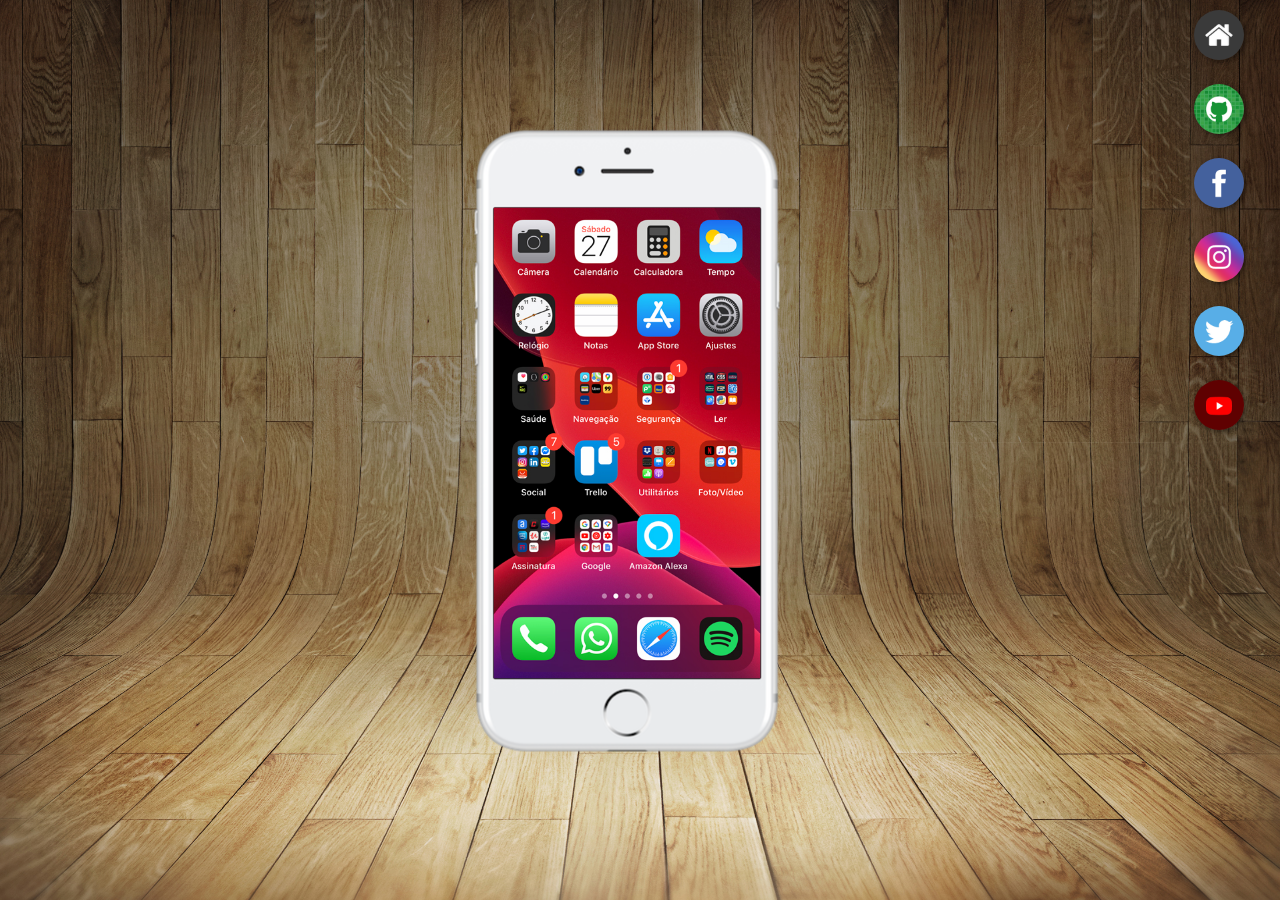
<file: index.html>
<!DOCTYPE html>
<html lang="pt-br">
<head>
    <meta charset="UTF-8">
    <meta http-equiv="X-UA-Compatible" content="IE=edge">
    <meta name="viewport" content="width=device-width, initial-scale=1.0">
    <title>Redes Sociais</title>
    <link rel="stylesheet" href="style.css">
</head>
<body>
    <main>
        <section id="tela">
            <iframe src="Páginas/Home.html" frameborder="0" name="local"></iframe>
        </section>
        <section id="rede-sociais">
            <a href="Páginas/Home.html" target="local"> <img src="imagens/logo-home.jpg" alt=""></a>
            <br>
            <a href="Páginas/Github.html" target="local"> <img src="imagens/logo-github.jpg" alt=""></a>
            <br>
            <a href="Páginas/facebook.html" target="local"> <img src="imagens/logo-facebook.jpg" alt=""></a>
            <br>
            <a href="Páginas/intagram.html" target="local"> <img src="imagens/logo-instagram.jpg" alt=""></a>
            <br>
            <a href="Páginas/twitter.html" target="local"> <img src="imagens/logo-twitter.jpg" alt=""></a>
            <br>
            <a href="Páginas/youtube.html" target="local"> <img src="imagens/logo-youtube.jpg" alt=""></a>
        </section>
    </main>
    
</body>
</html>
</file>
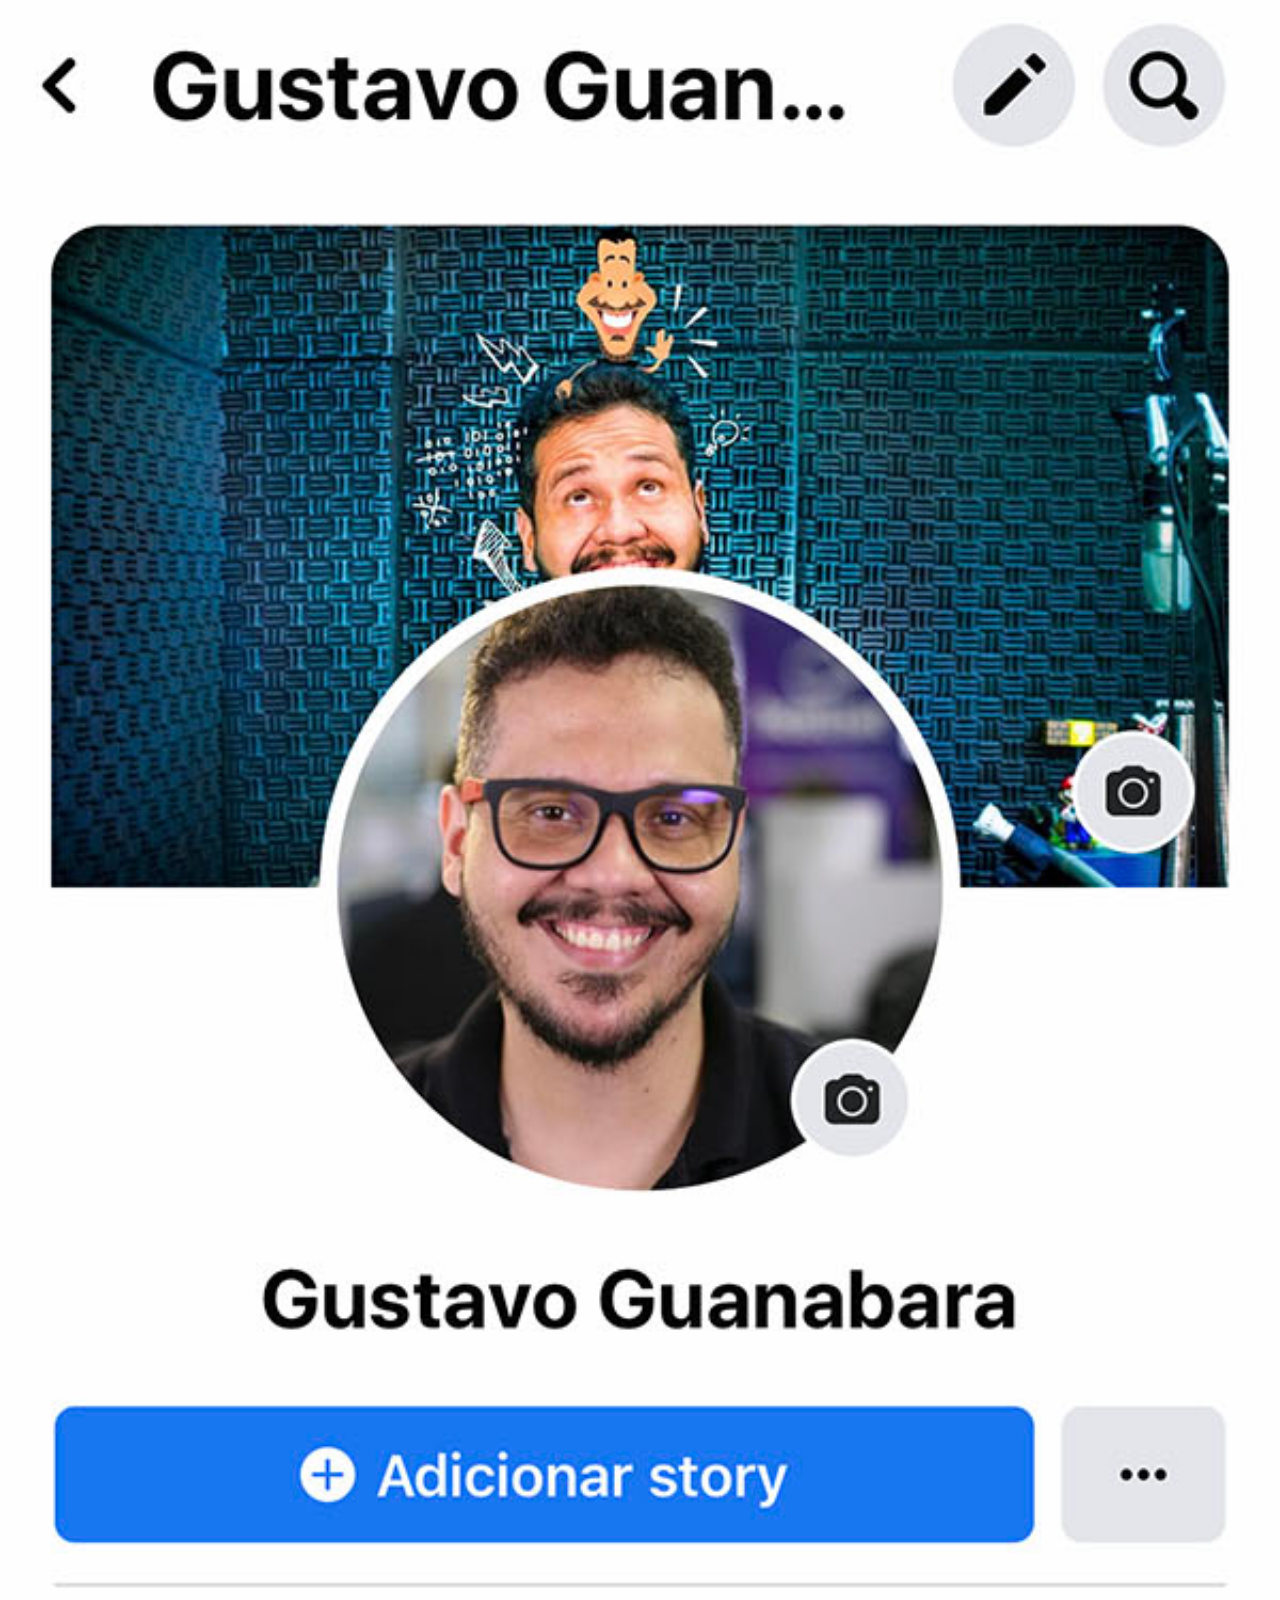
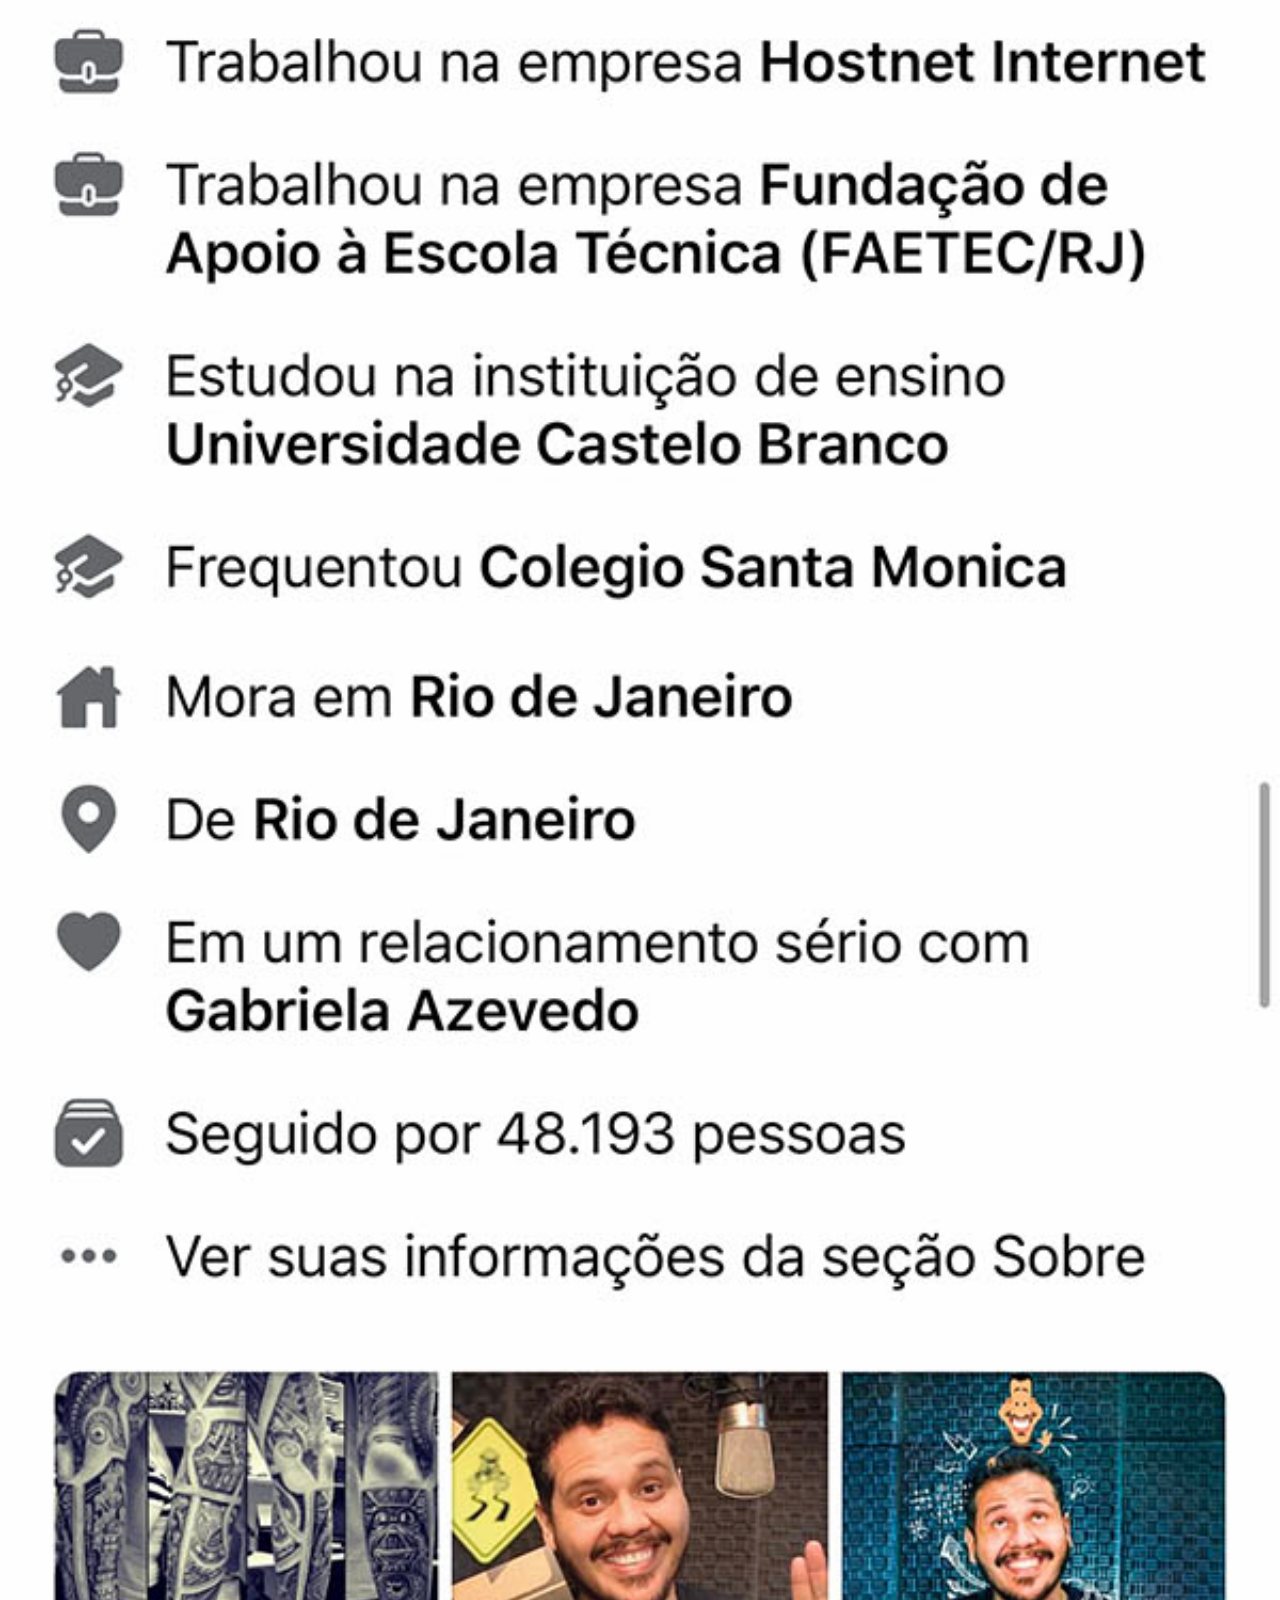
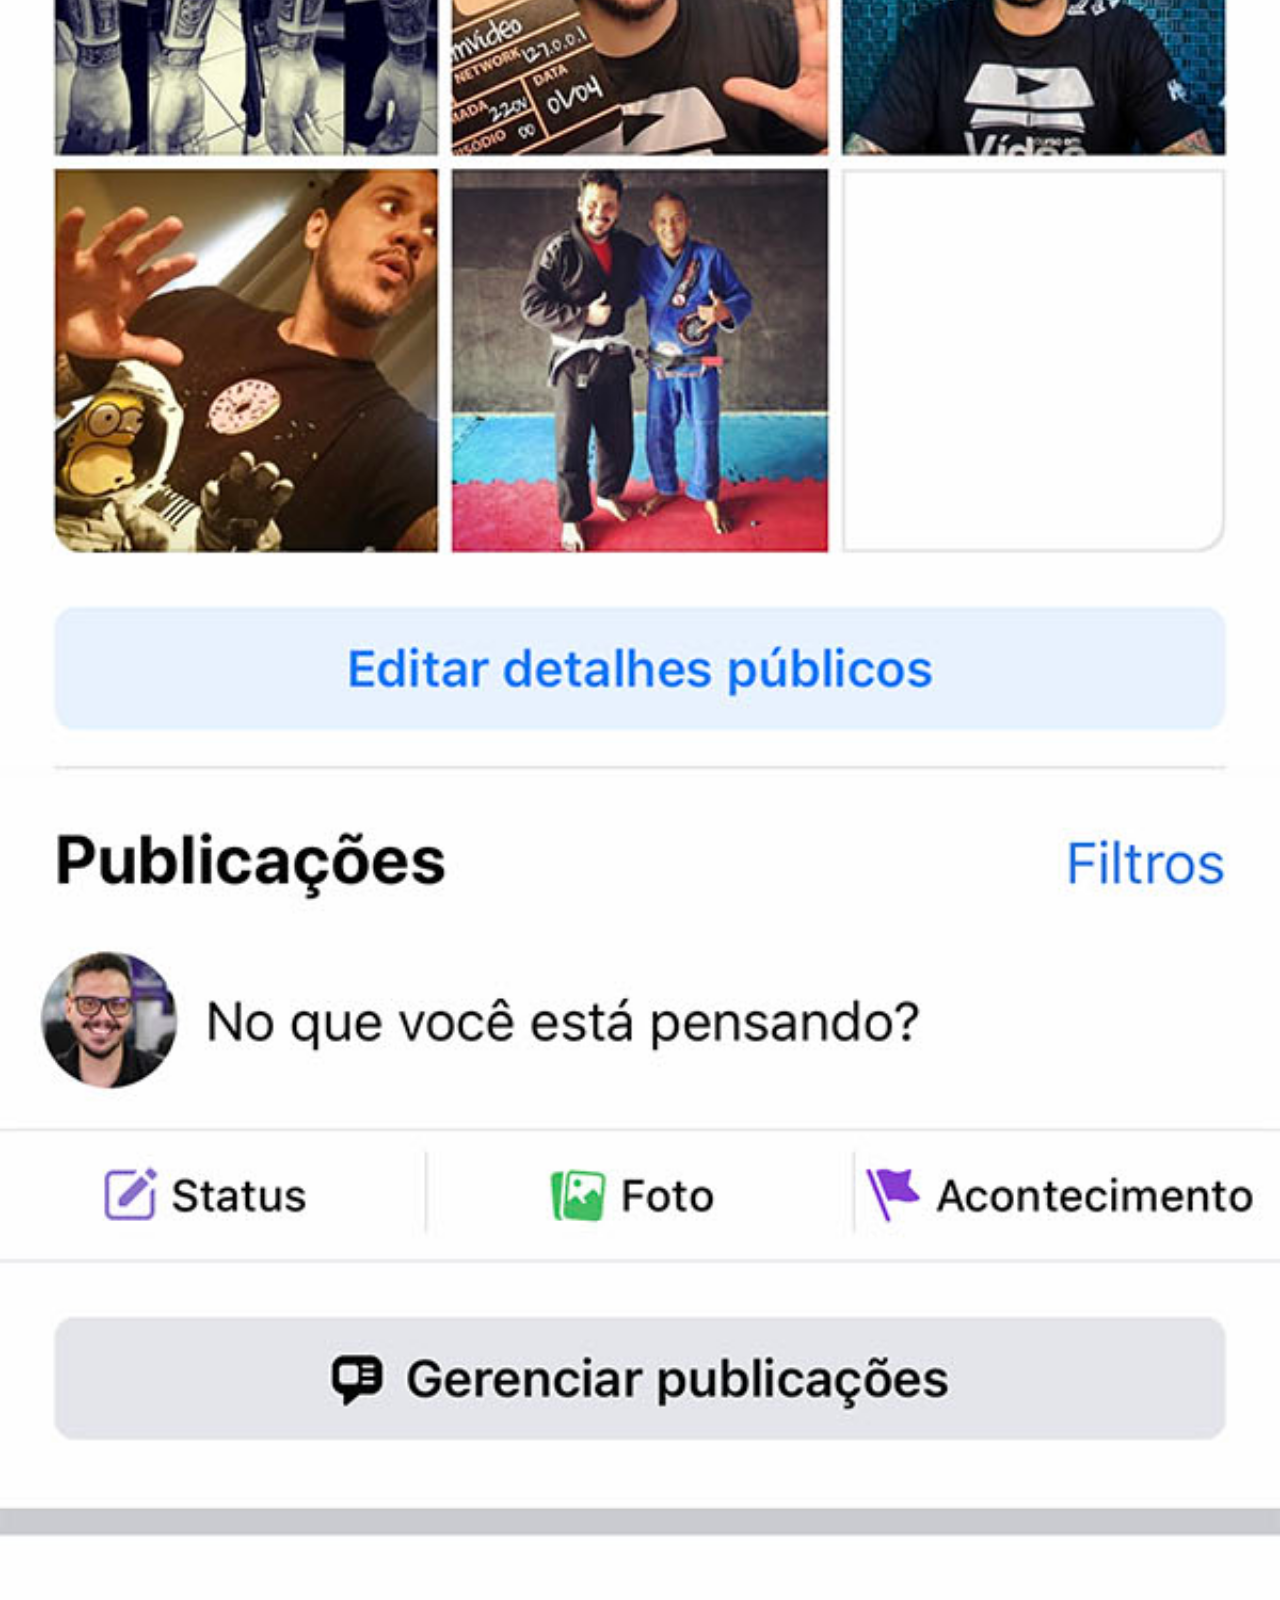
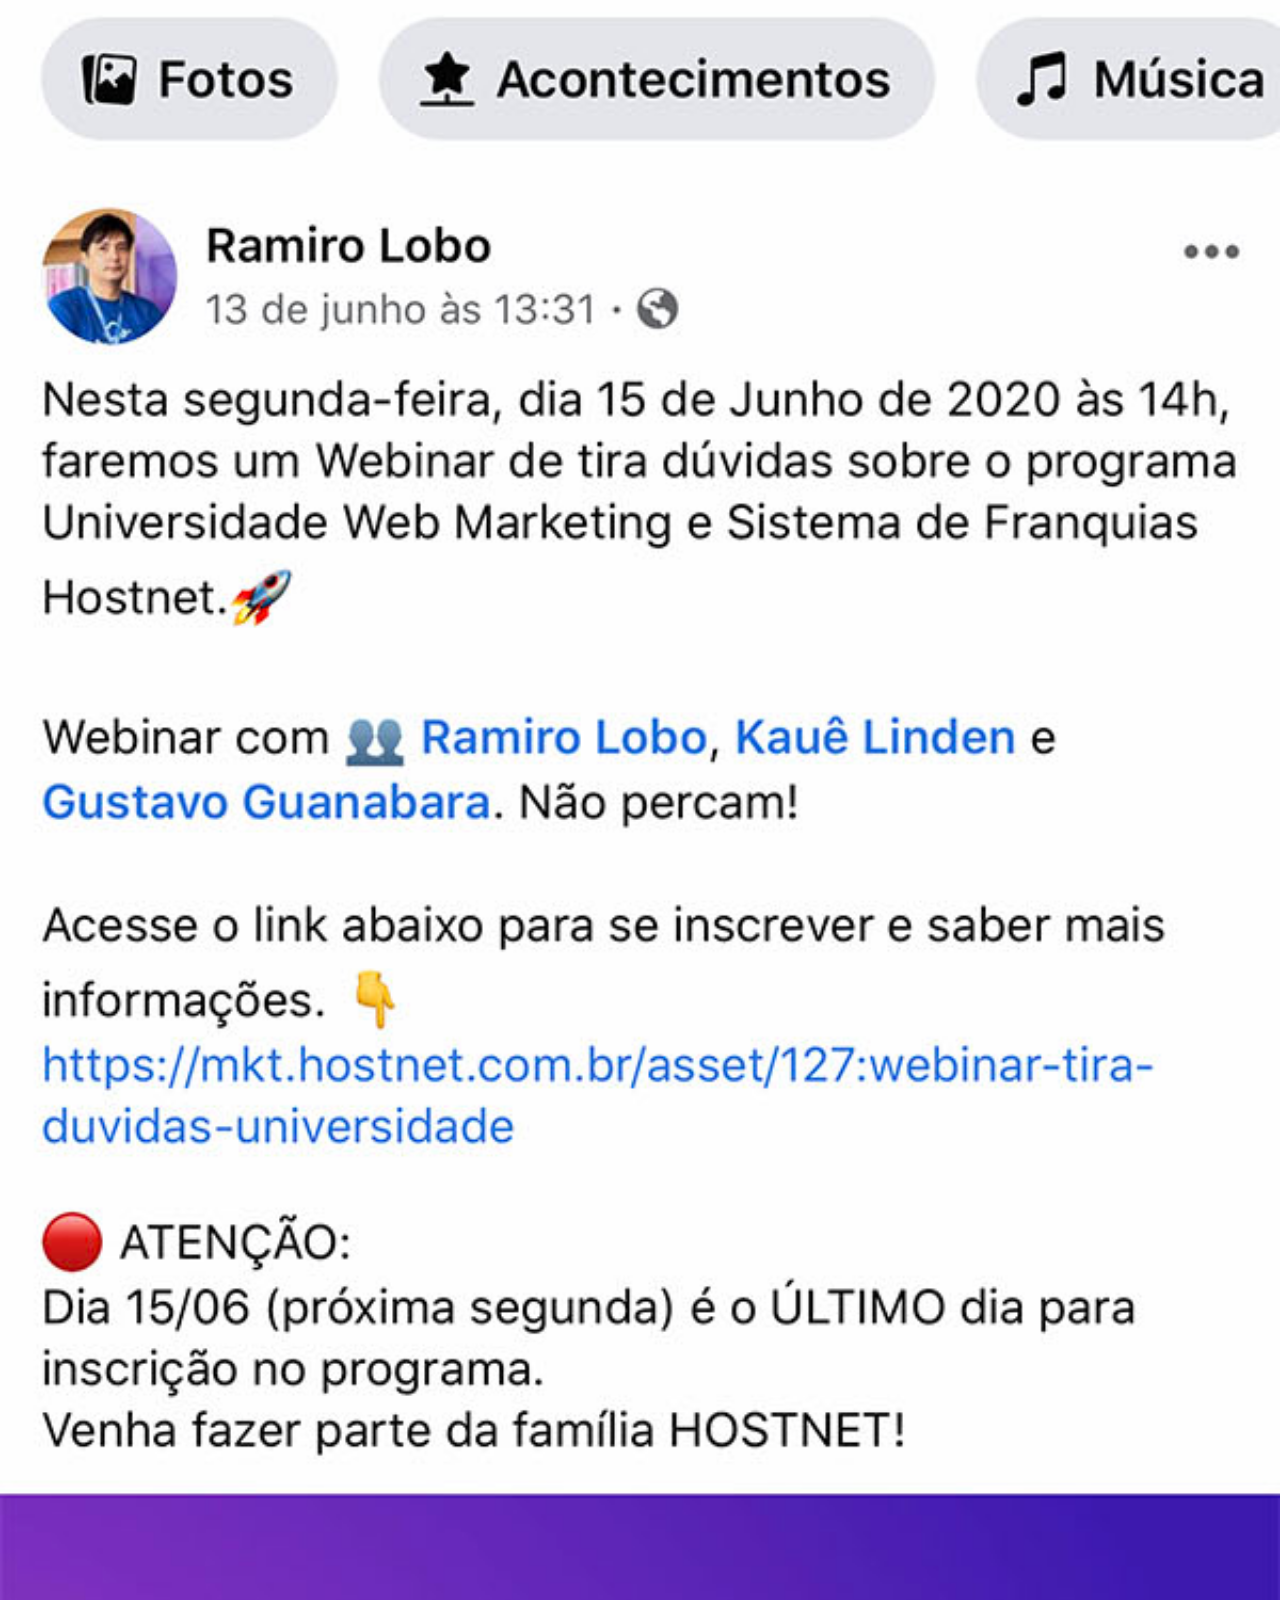
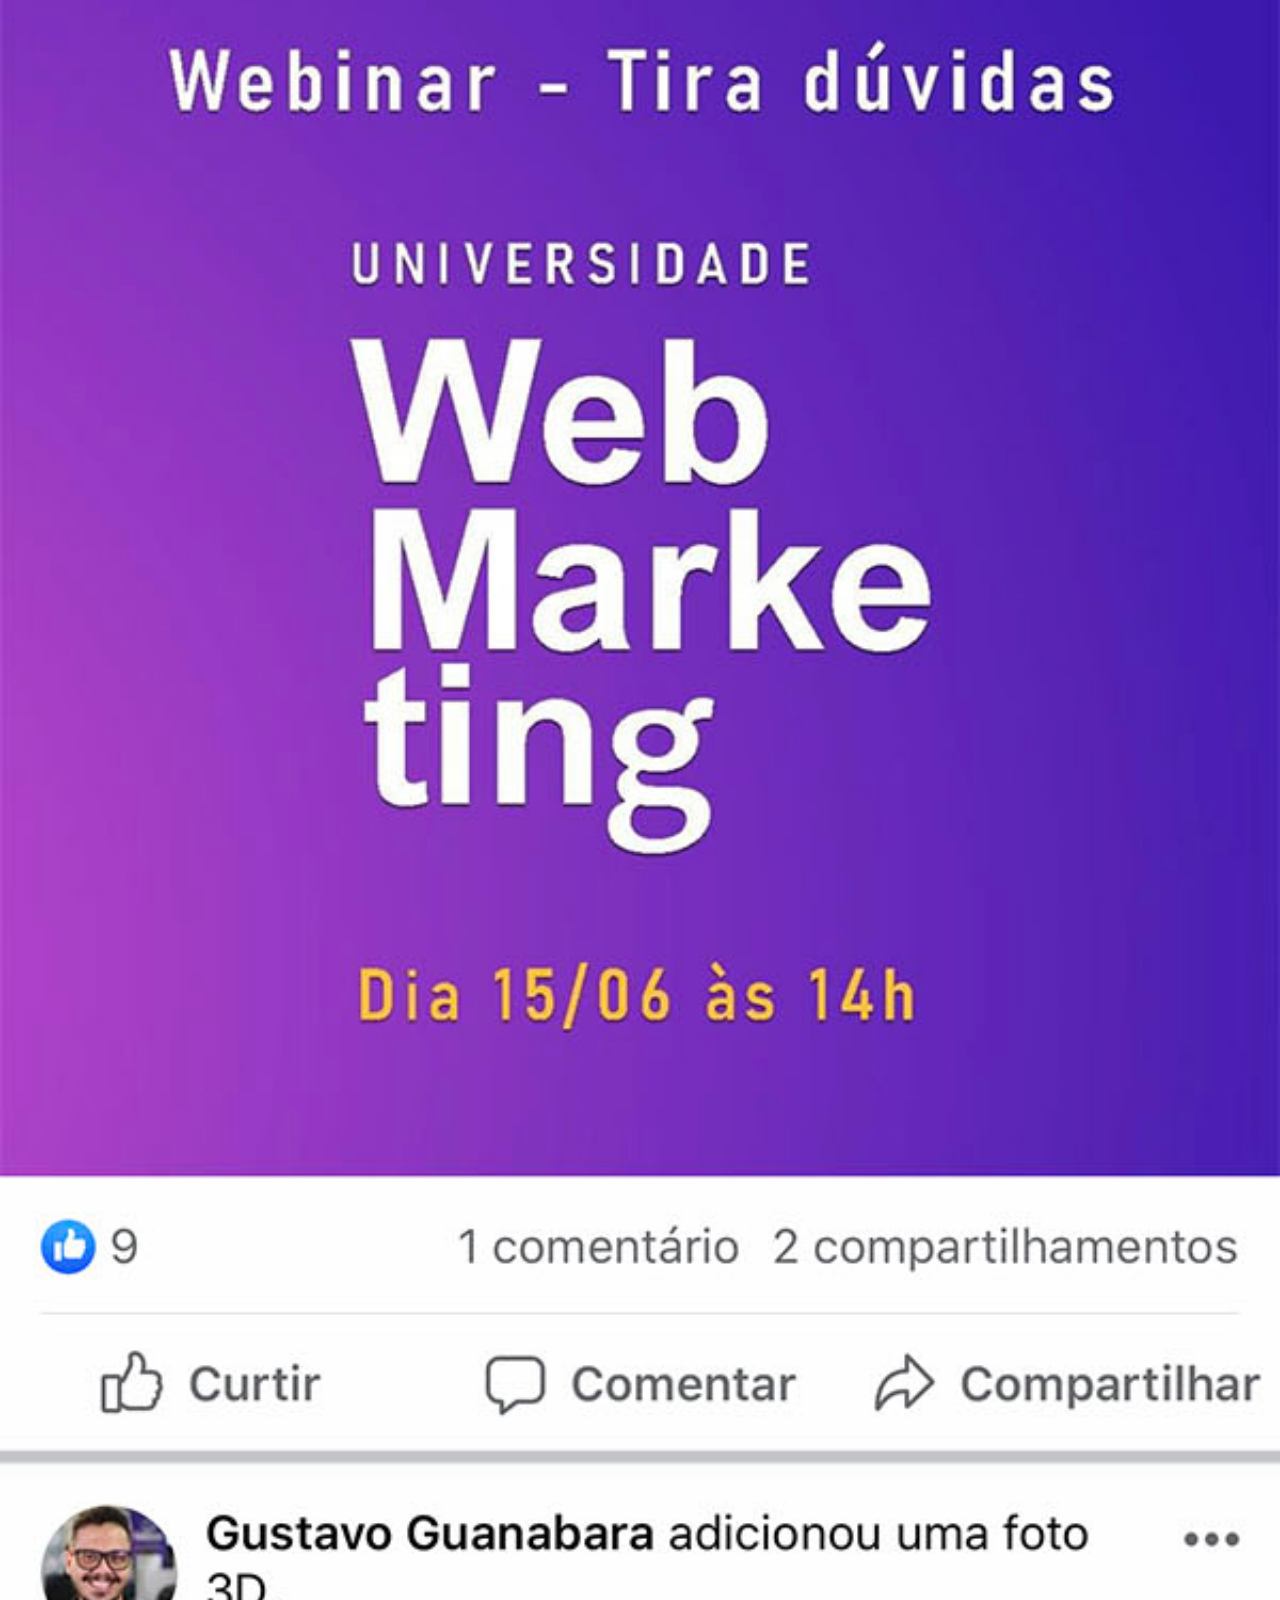
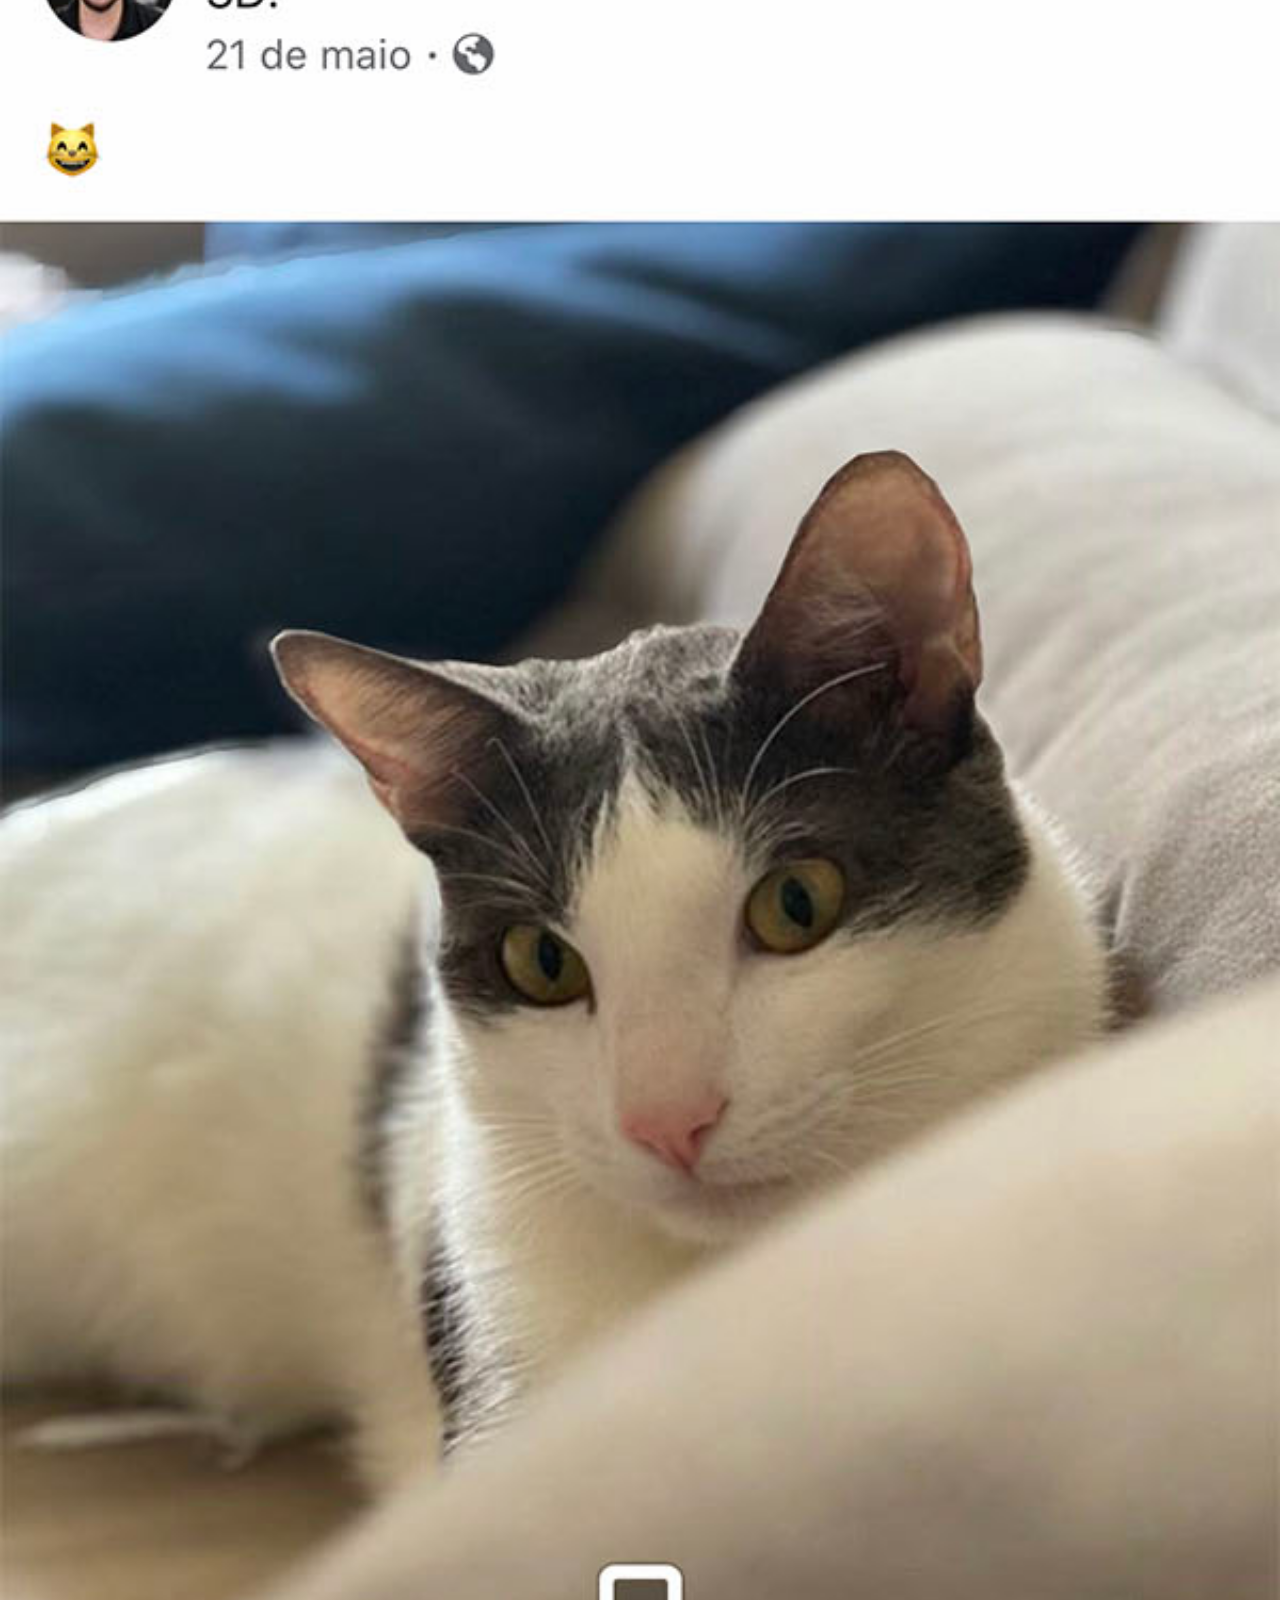
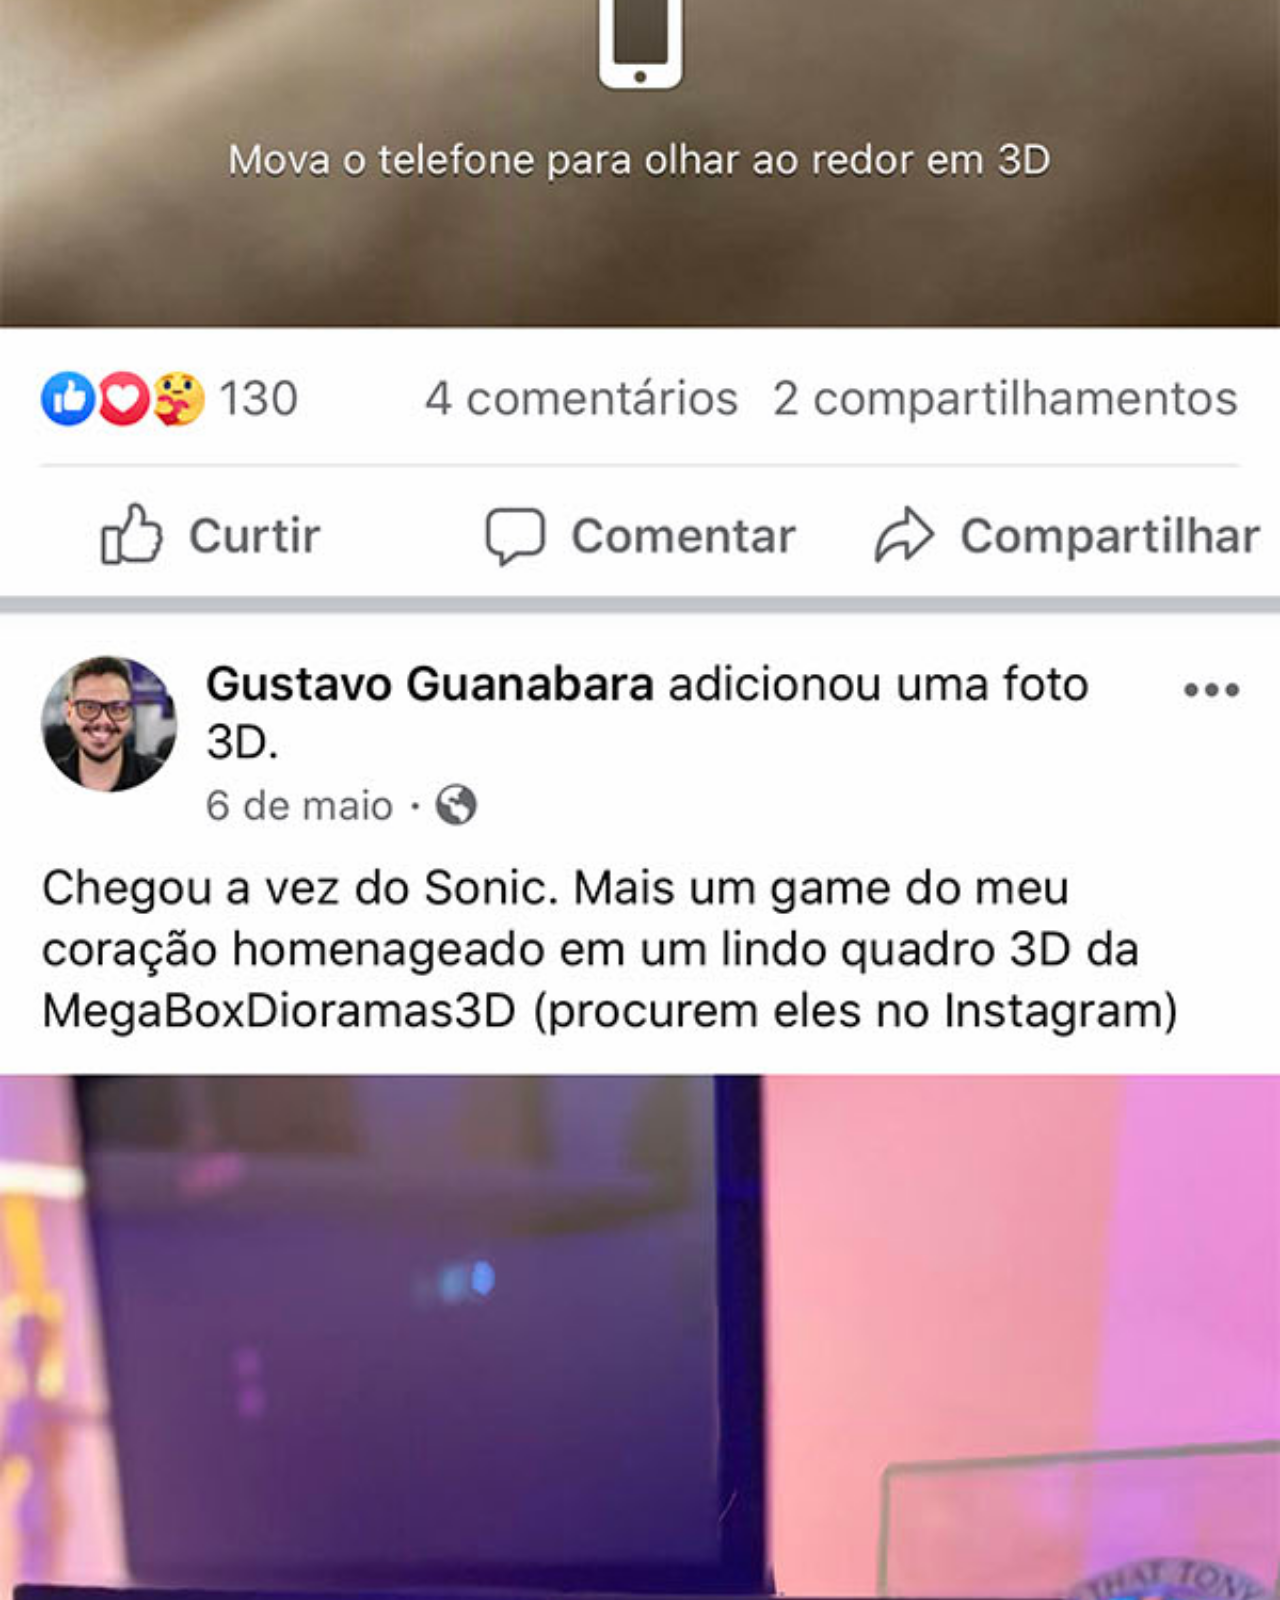
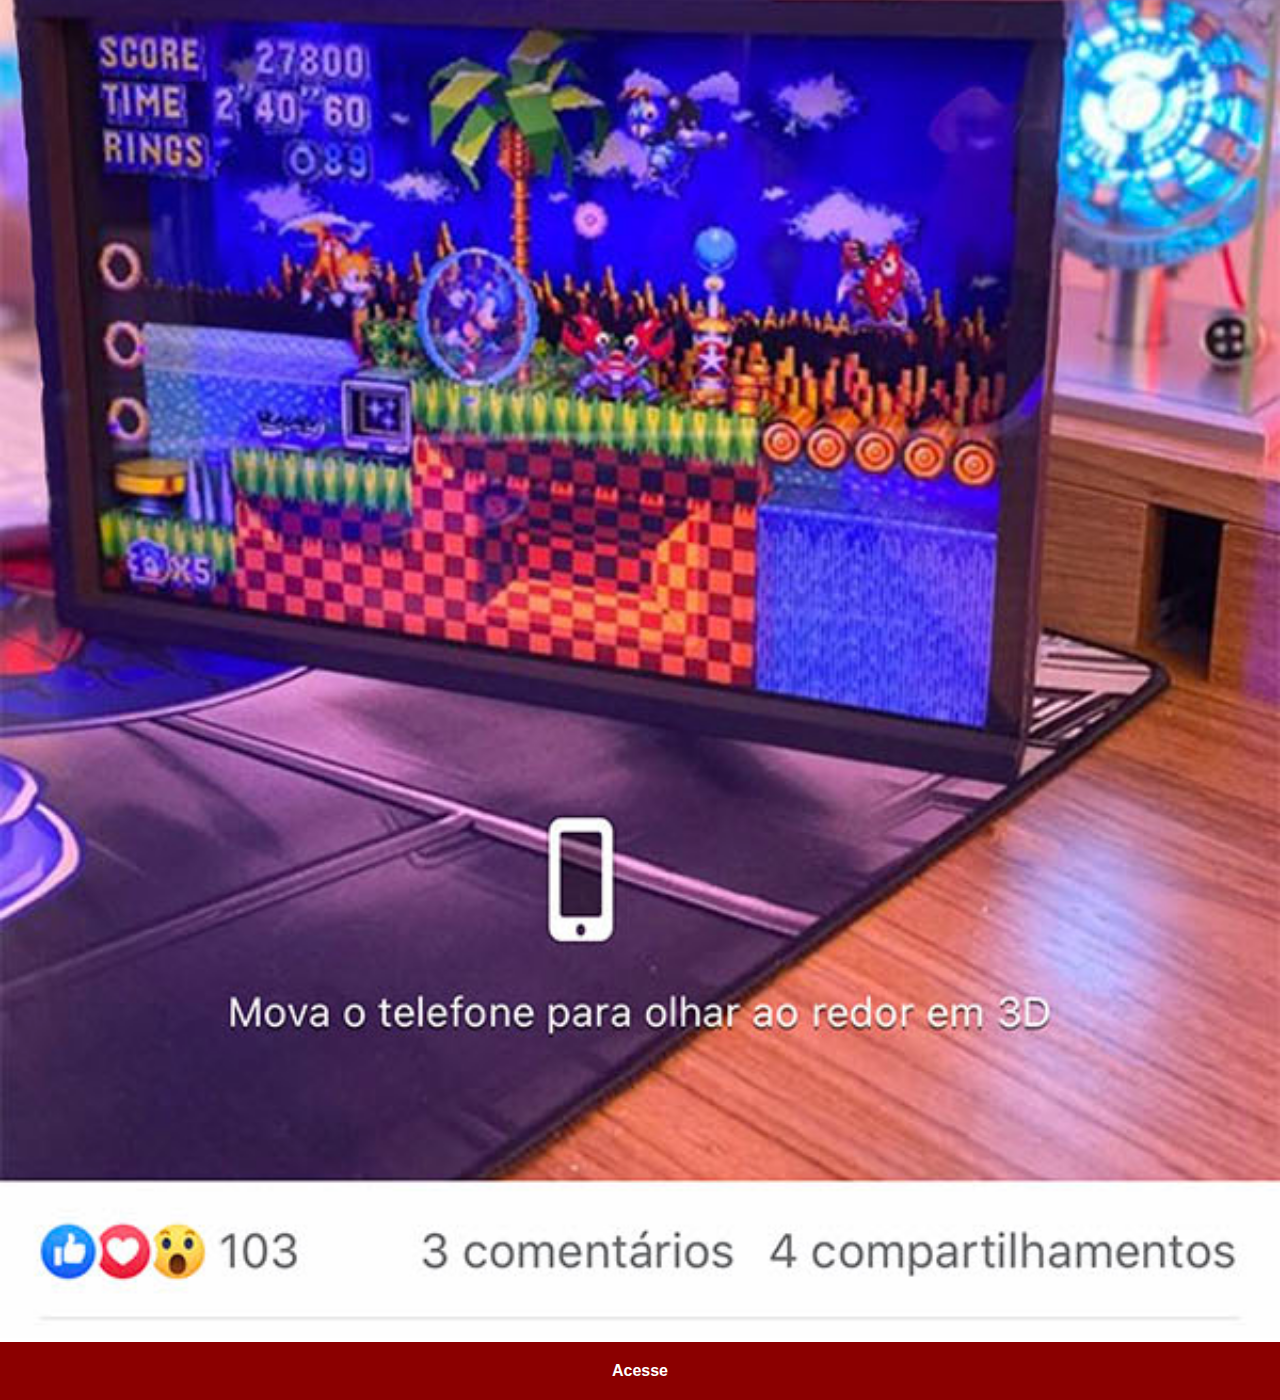
<file: Páginas/facebook.html>
<!DOCTYPE html>
<html lang="pt-br">
<head>
    <meta charset="UTF-8">
    <meta http-equiv="X-UA-Compatible" content="IE=edge">
    <meta name="viewport" content="width=device-width, initial-scale=1.0">
    <title>Document</title>
    <link rel="stylesheet" href="style2.css">
</head>
<body>
    <img src="/imagens/tela-facebook.jpg" alt="Facebook">
    <a href="#" target="_blank">Acesse</a>
</body>
</html>
</file>
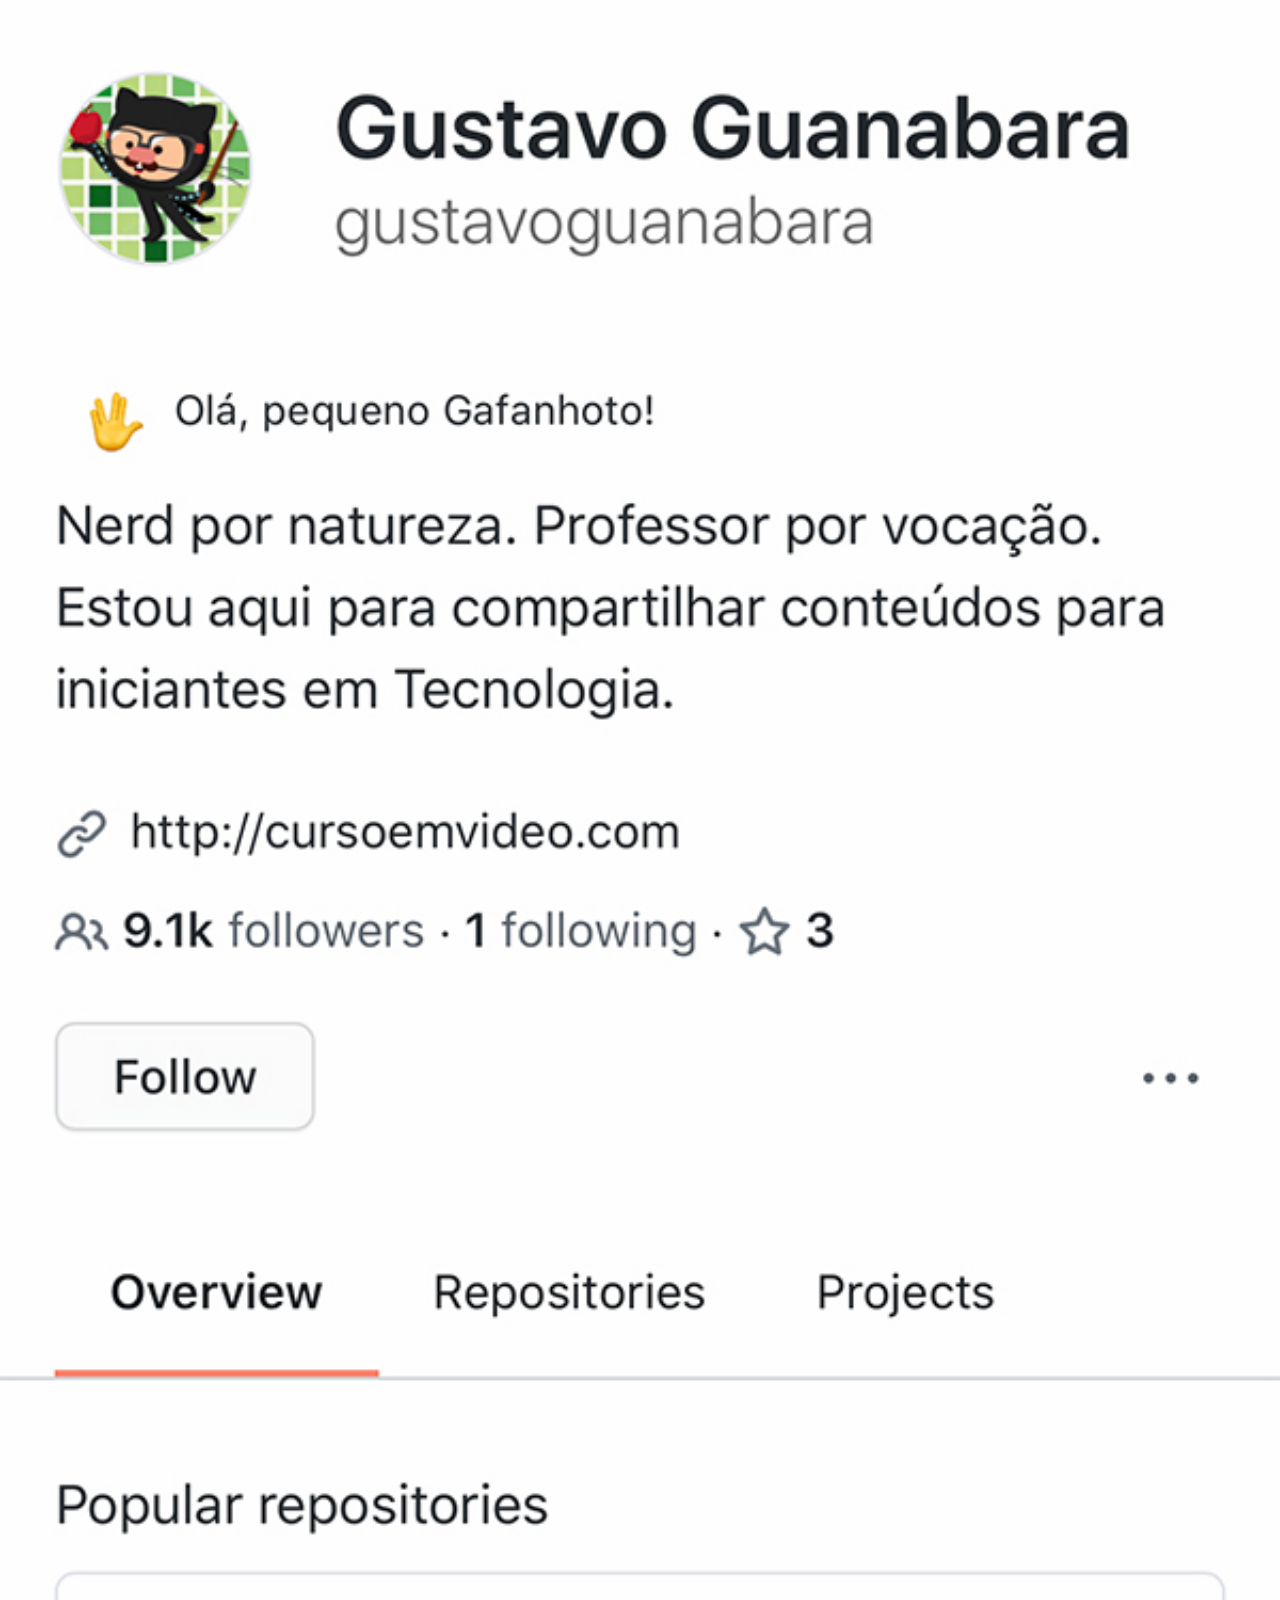
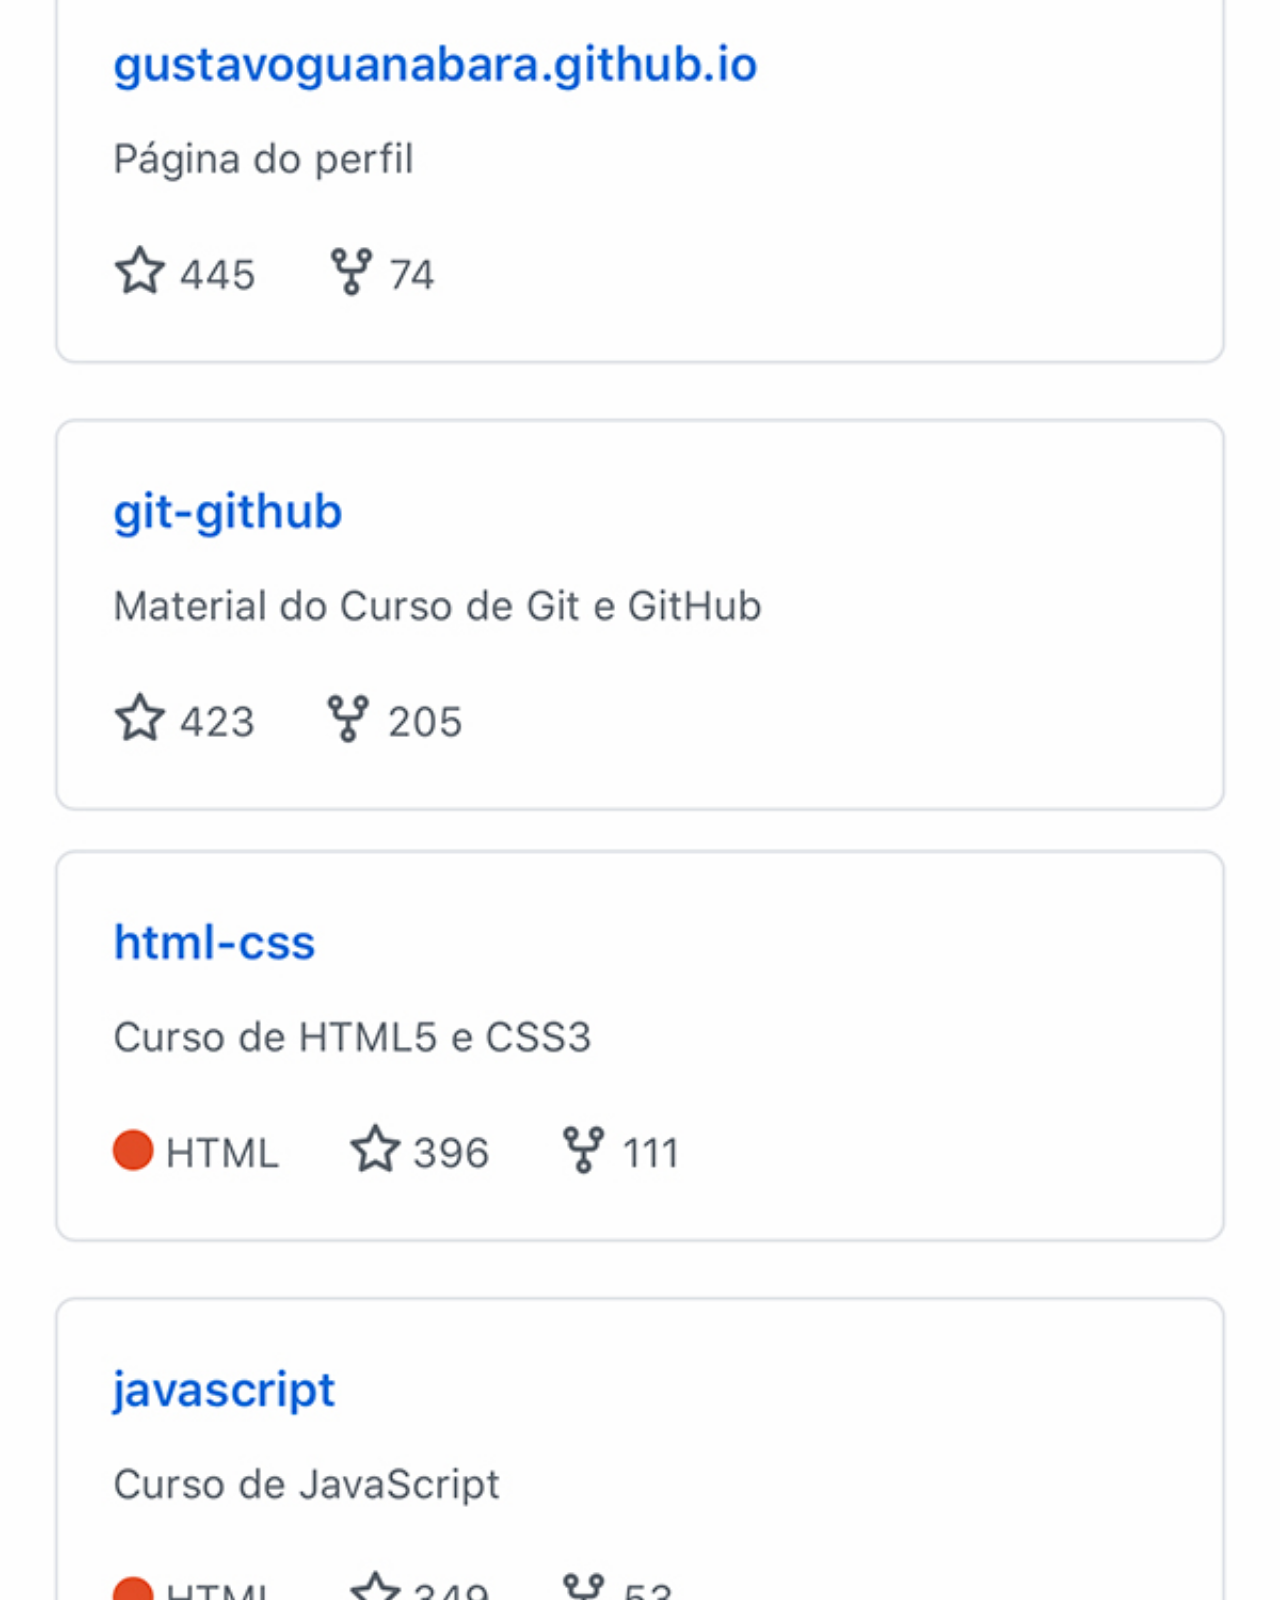
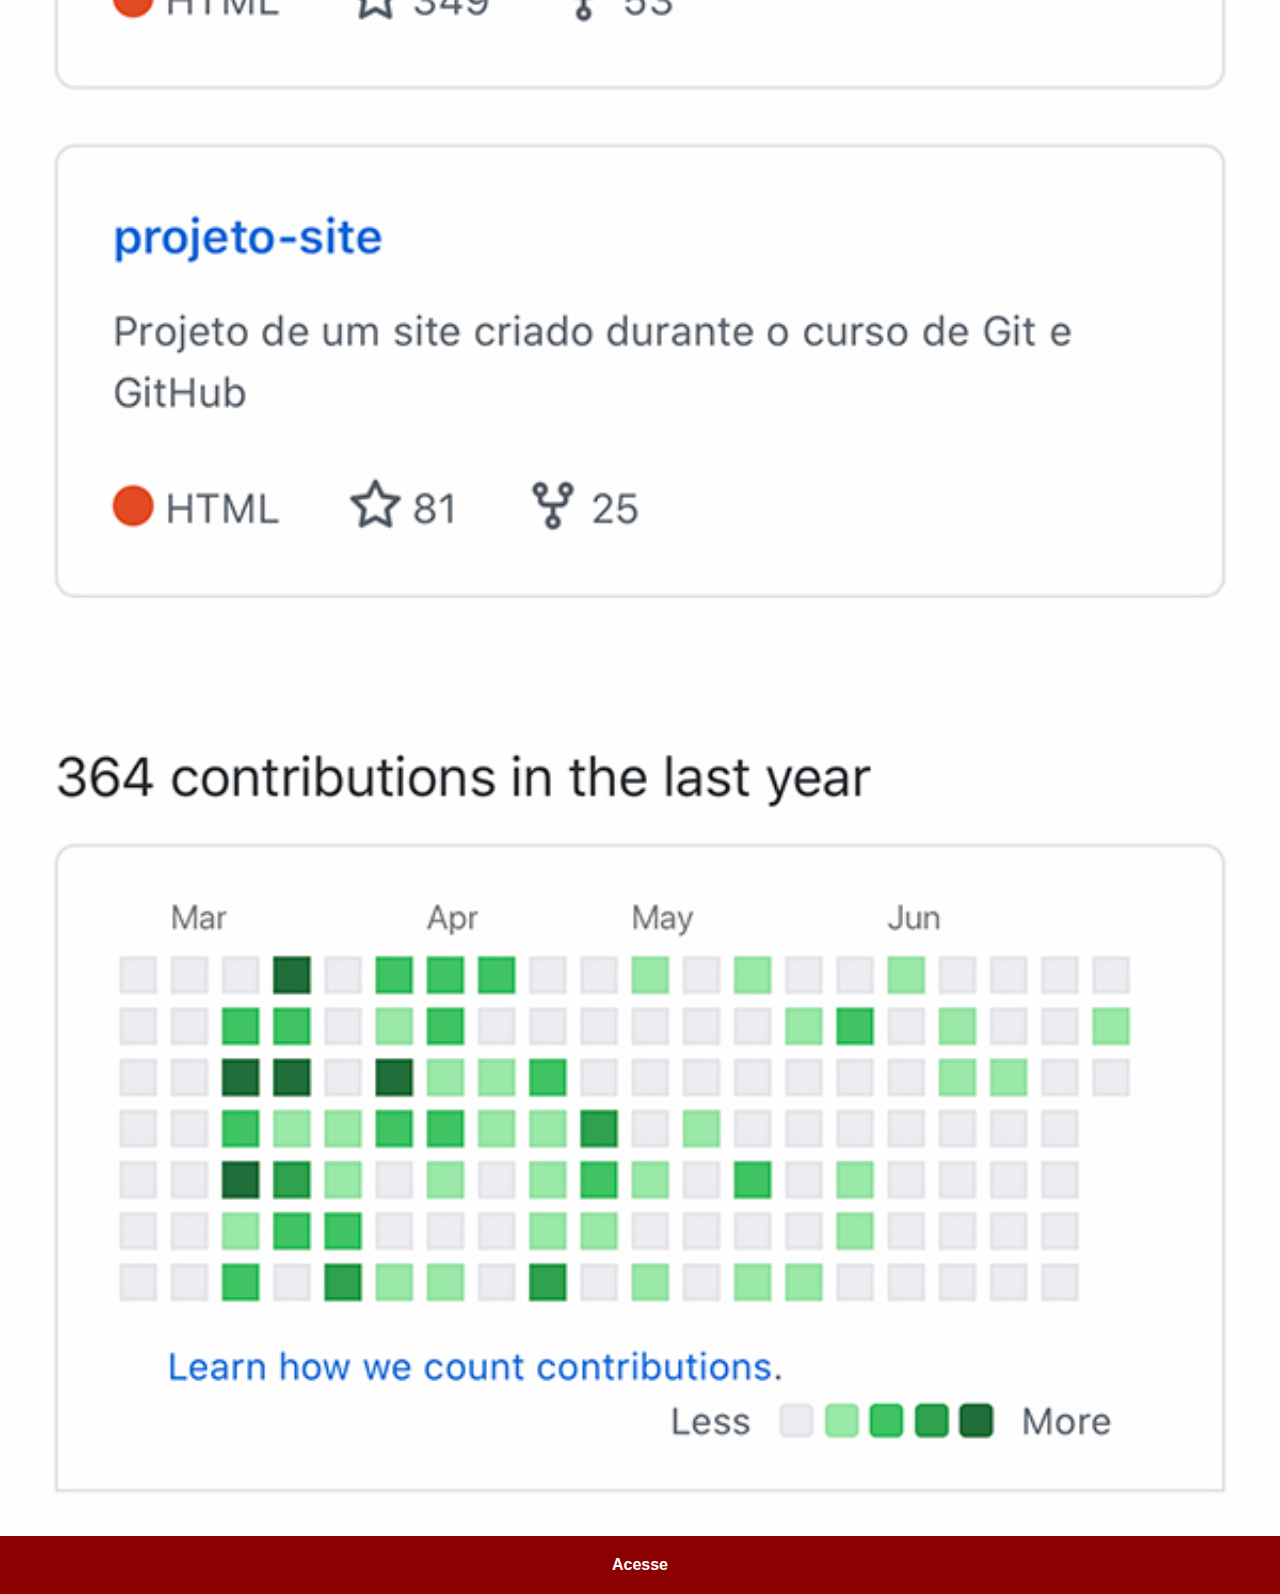
<file: Páginas/Github.html>
<!DOCTYPE html>
<html lang="pt-br">
<head>
    <meta charset="UTF-8">
    <meta http-equiv="X-UA-Compatible" content="IE=edge">
    <meta name="viewport" content="width=device-width, initial-scale=1.0">
    <title>Document</title>
    <link rel="stylesheet" href="style2.css">
</head>
<body>
    <img src="/imagens/tela-github.jpg" alt="Facebook">
    <a href="#" target="_blank">Acesse</a>
</body>
</html>
</file>
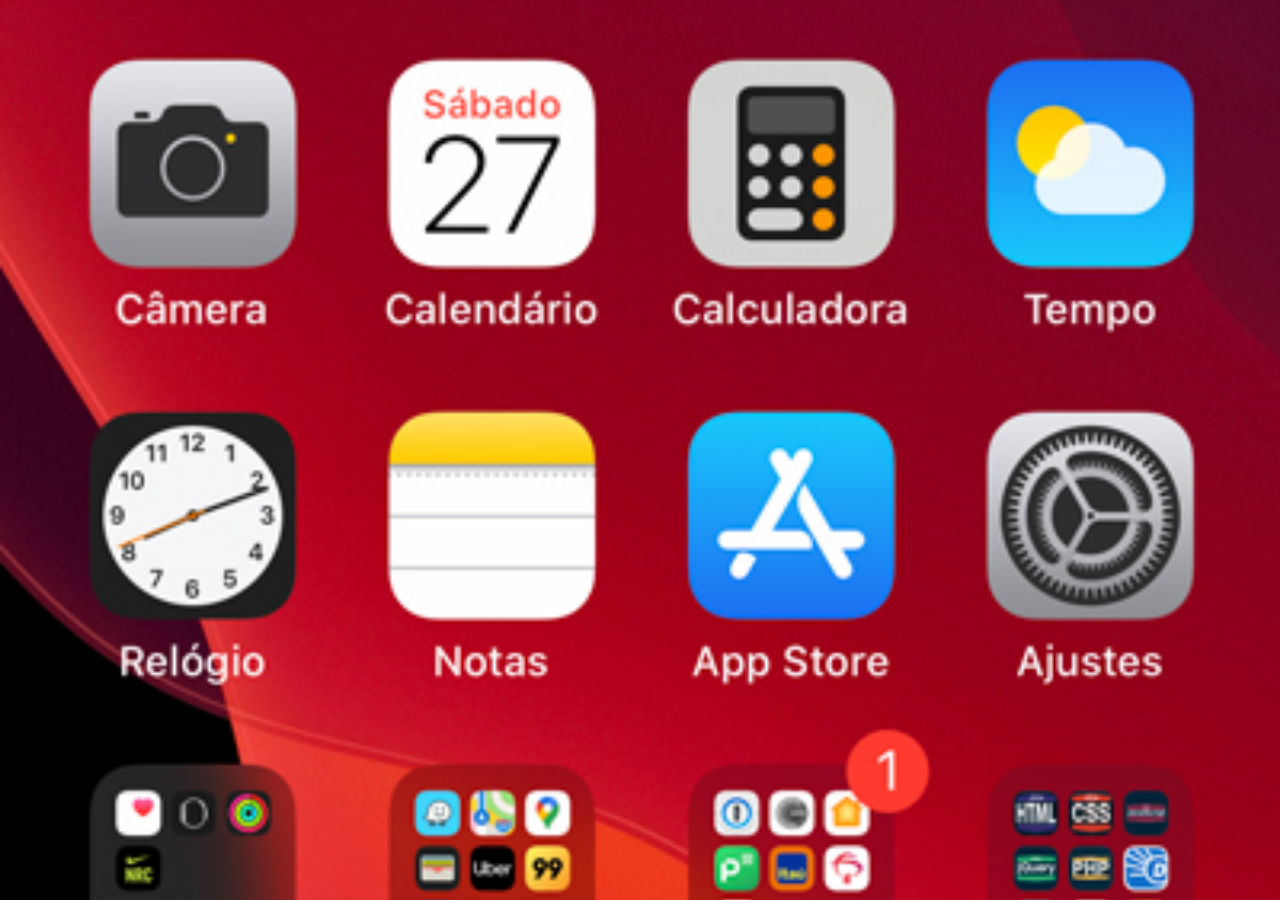
<file: Páginas/Home.html>
<!DOCTYPE html>
<html lang="pt-br">
<head>
    <meta charset="UTF-8">
    <meta http-equiv="X-UA-Compatible" content="IE=edge">
    <meta name="viewport" content="width=device-width, initial-scale=1.0">
    <title>Document</title>
    <style>
        *{
            margin: 0px;
            padding: 0px;
        }
        body{
            width: 100vw;
            height: 100vh;
            background: black url(/imagens/tela-home.jpg) no-repeat top center;
            background-size: cover;
        }
    </style>
</head>
<body>
</body>
</html>
</file>
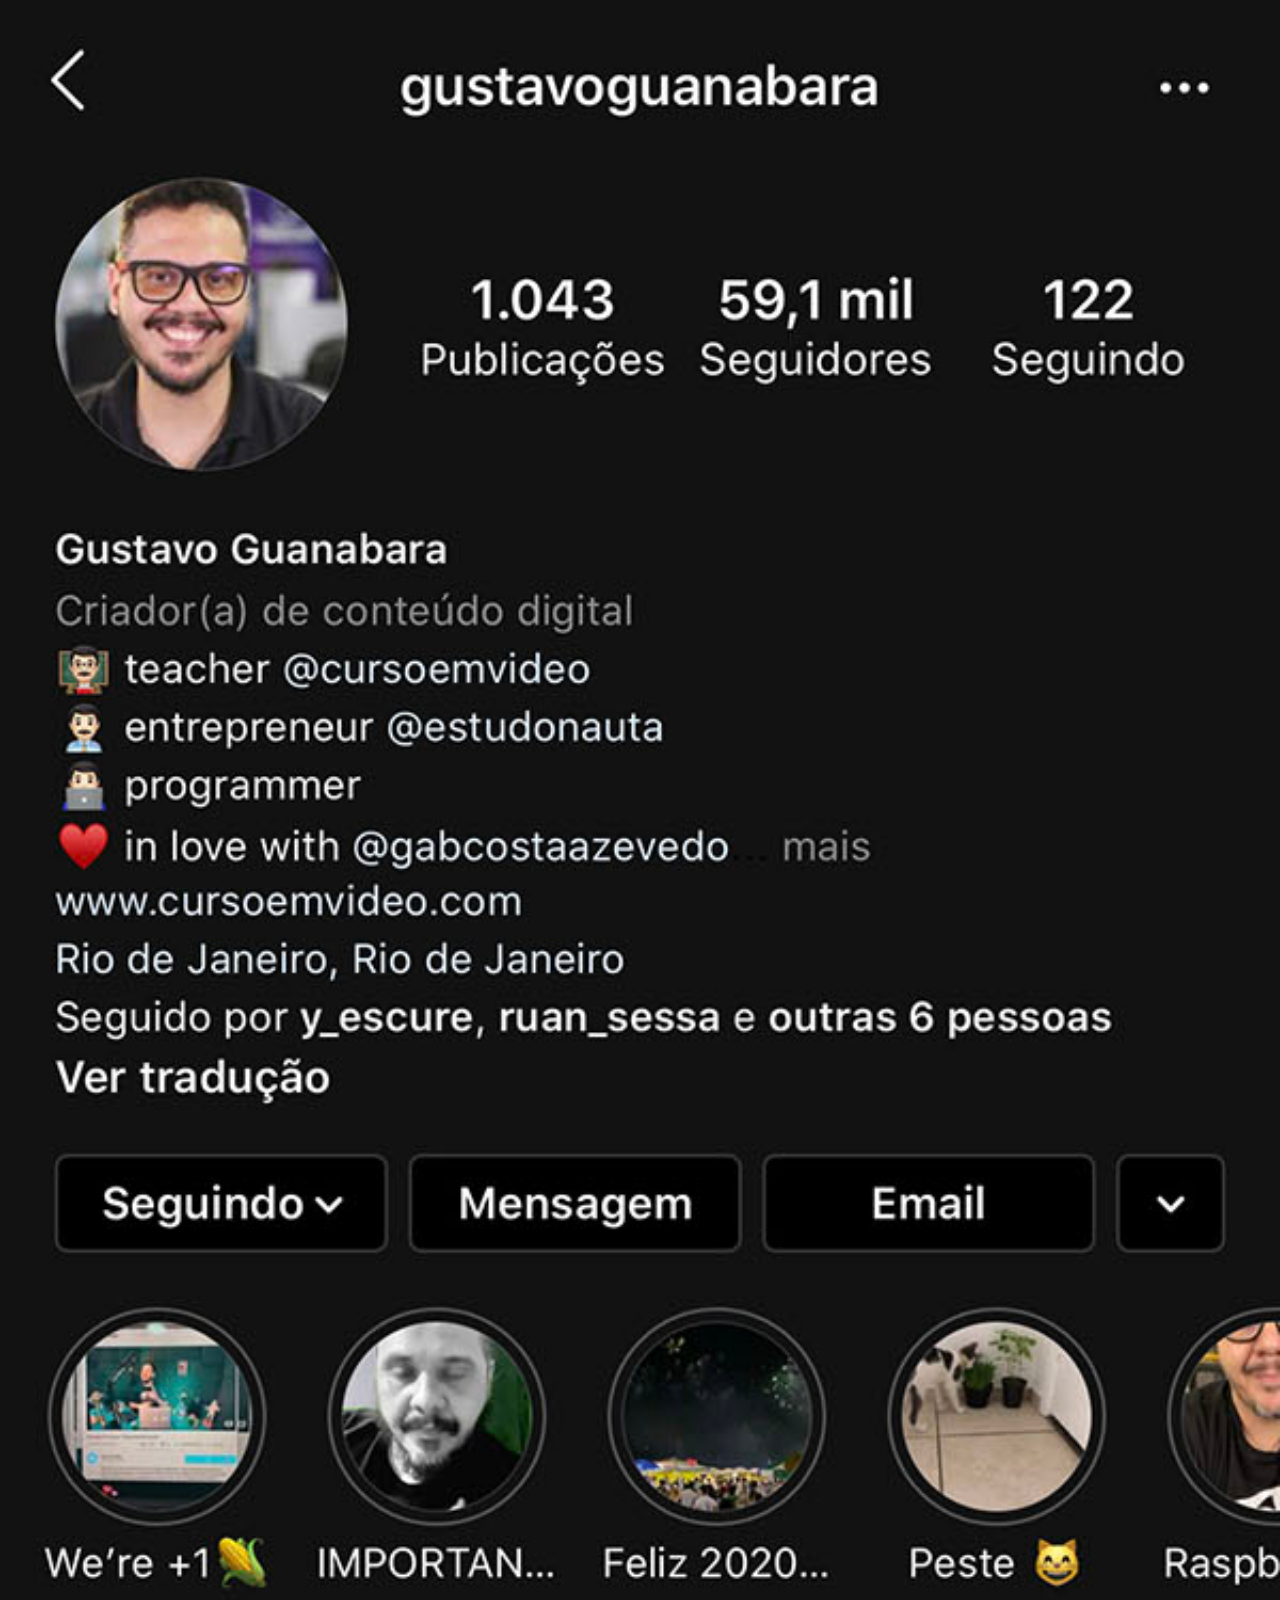
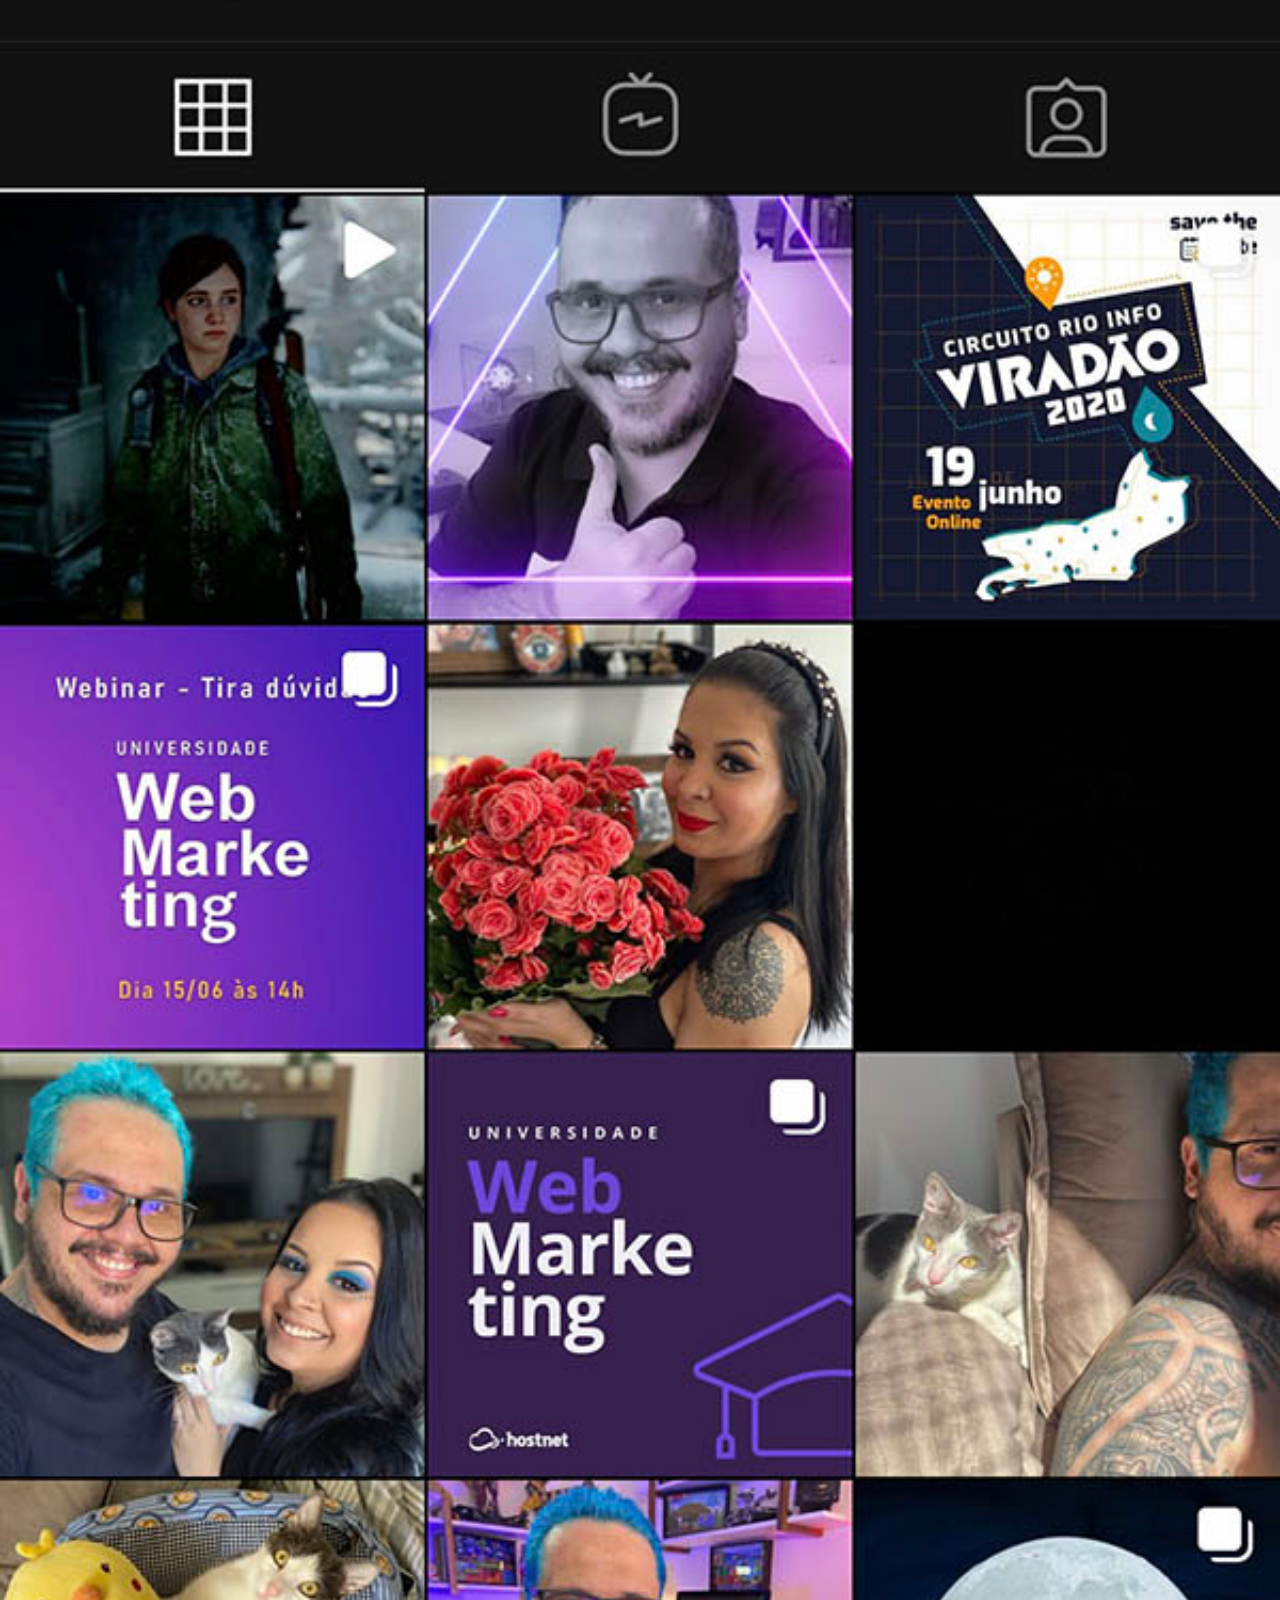
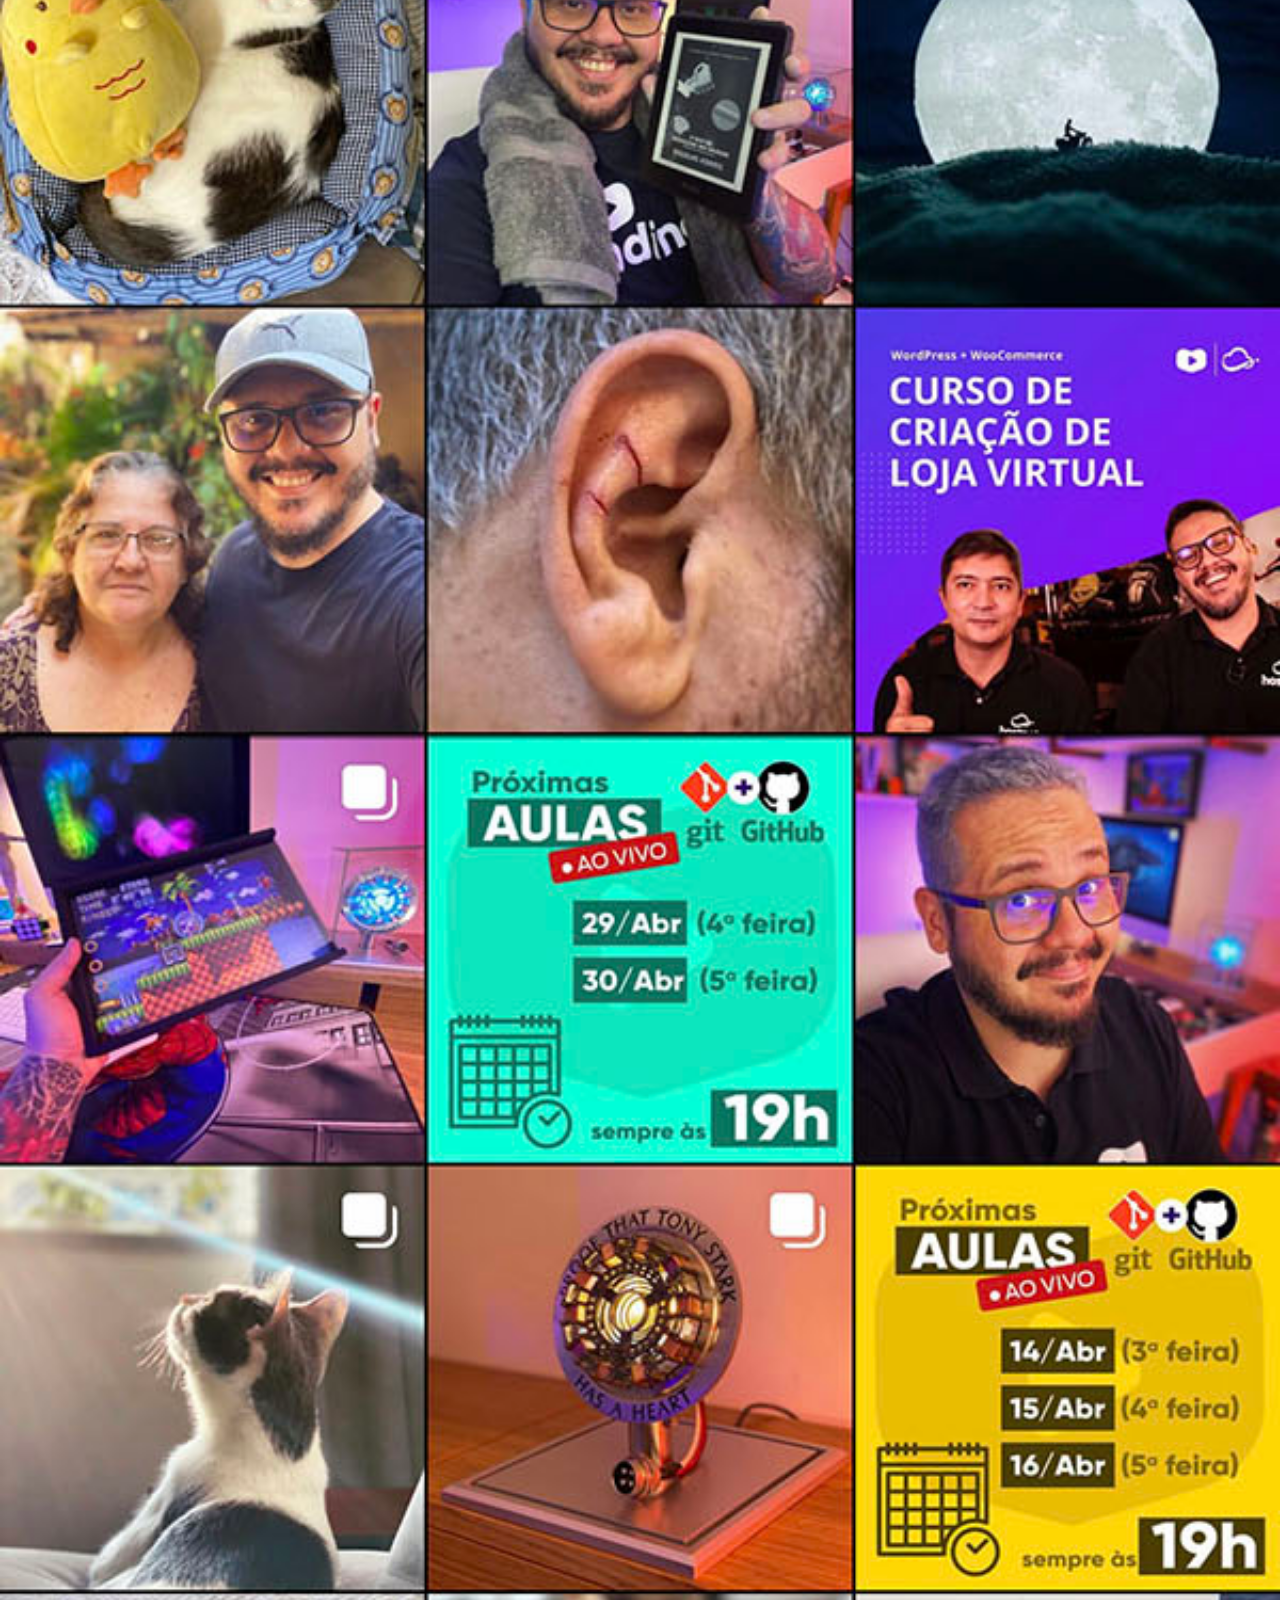
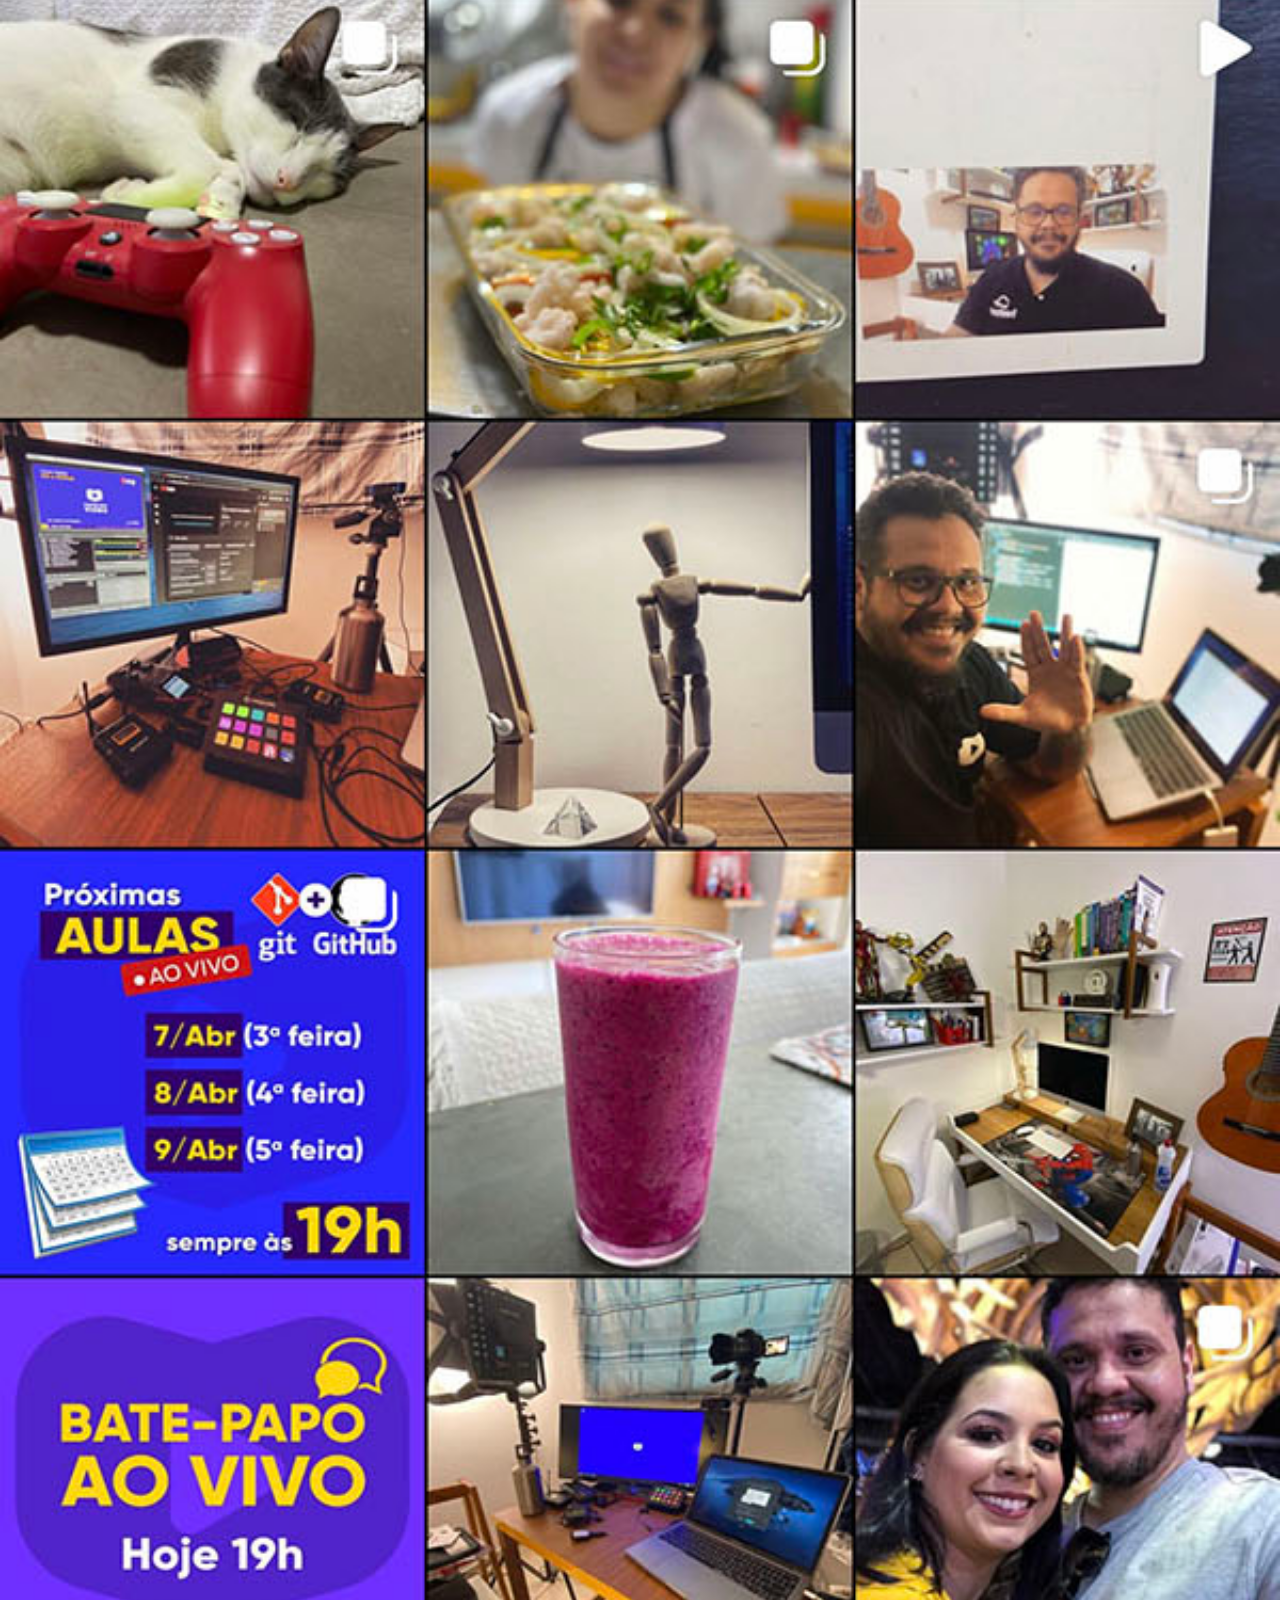
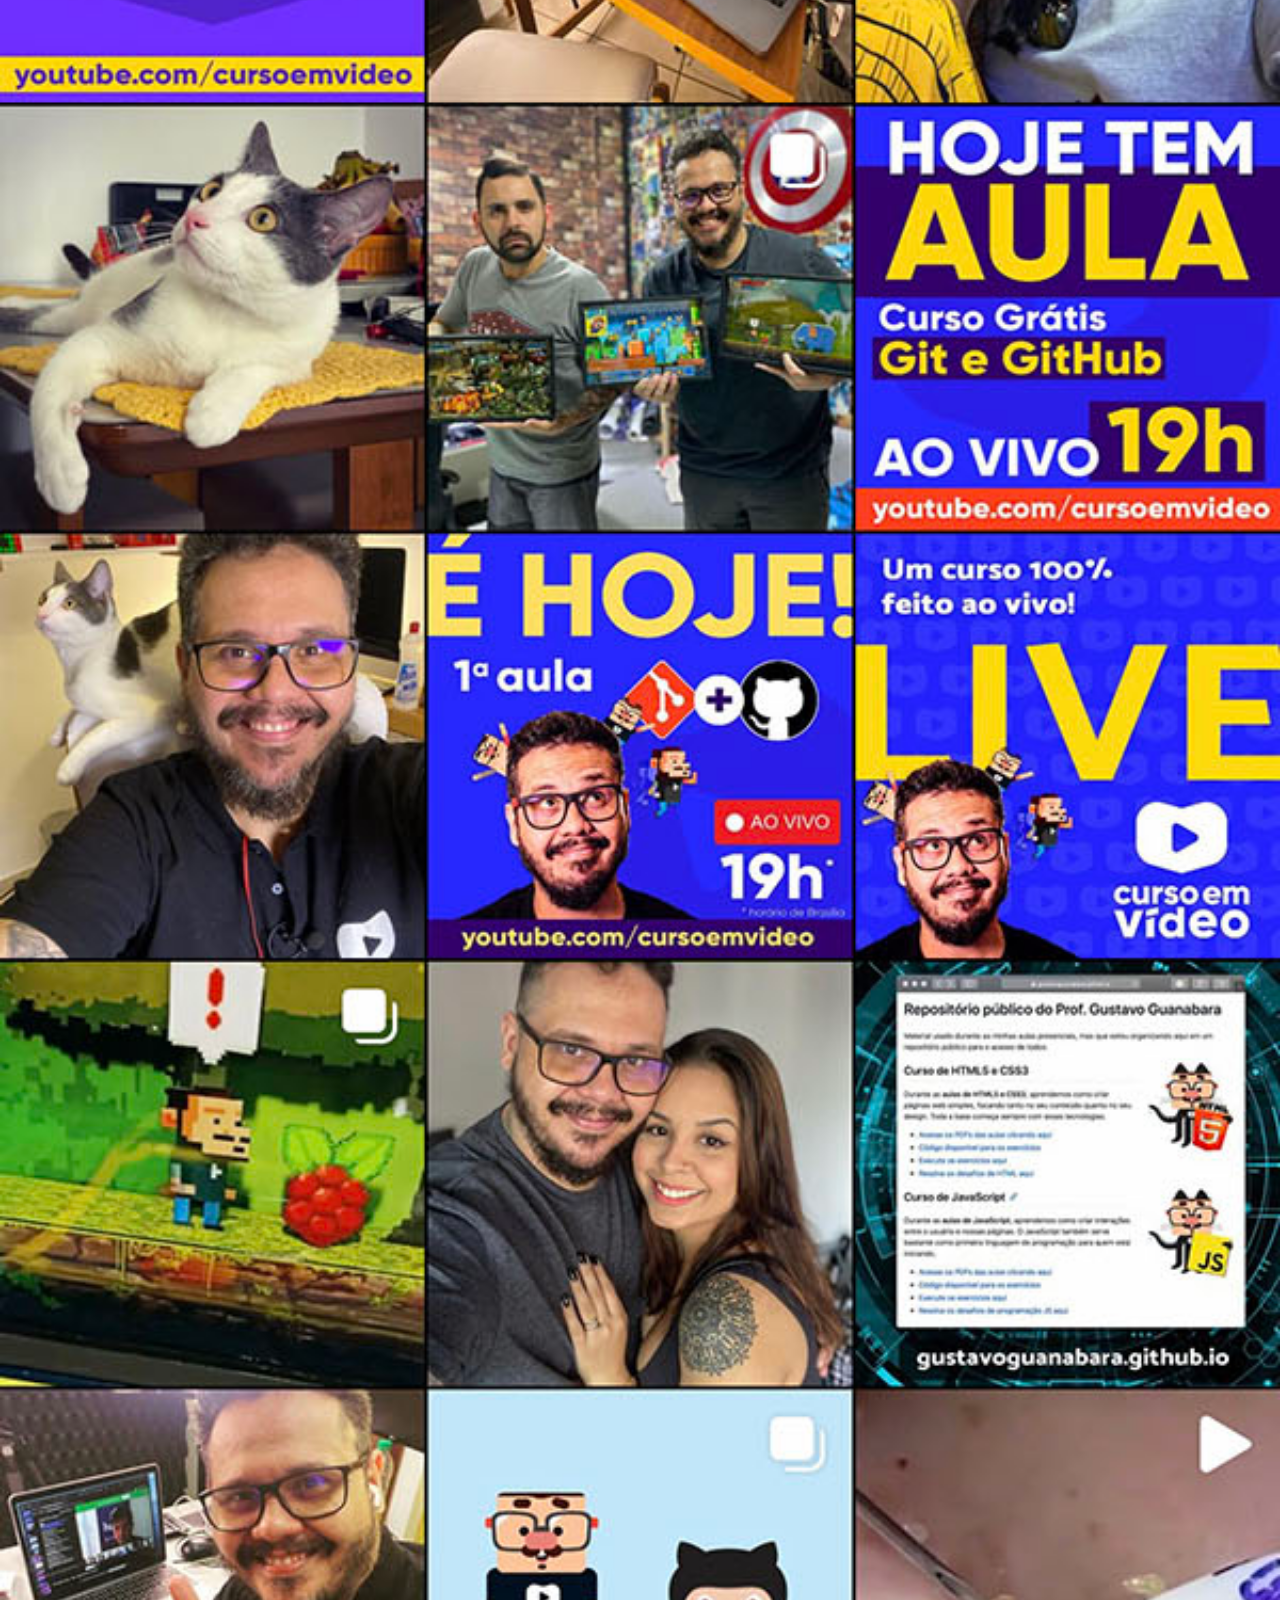
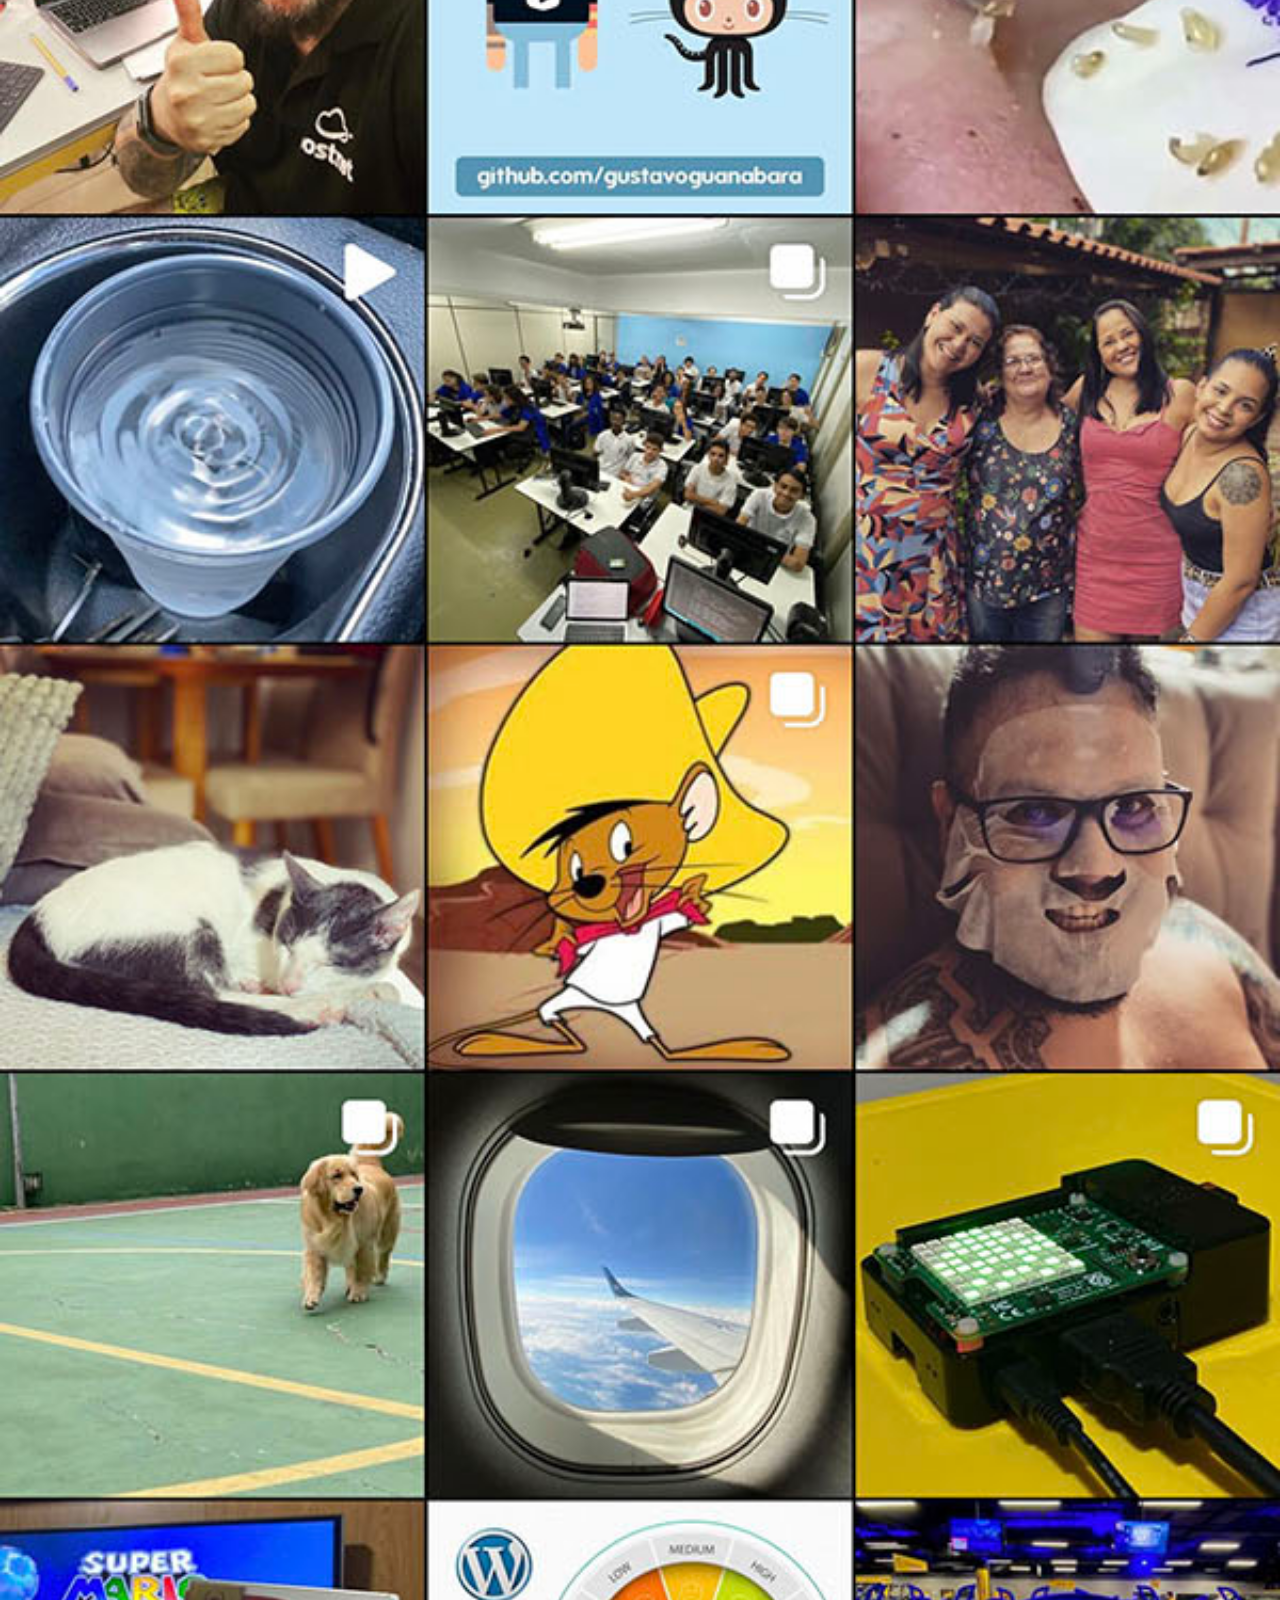
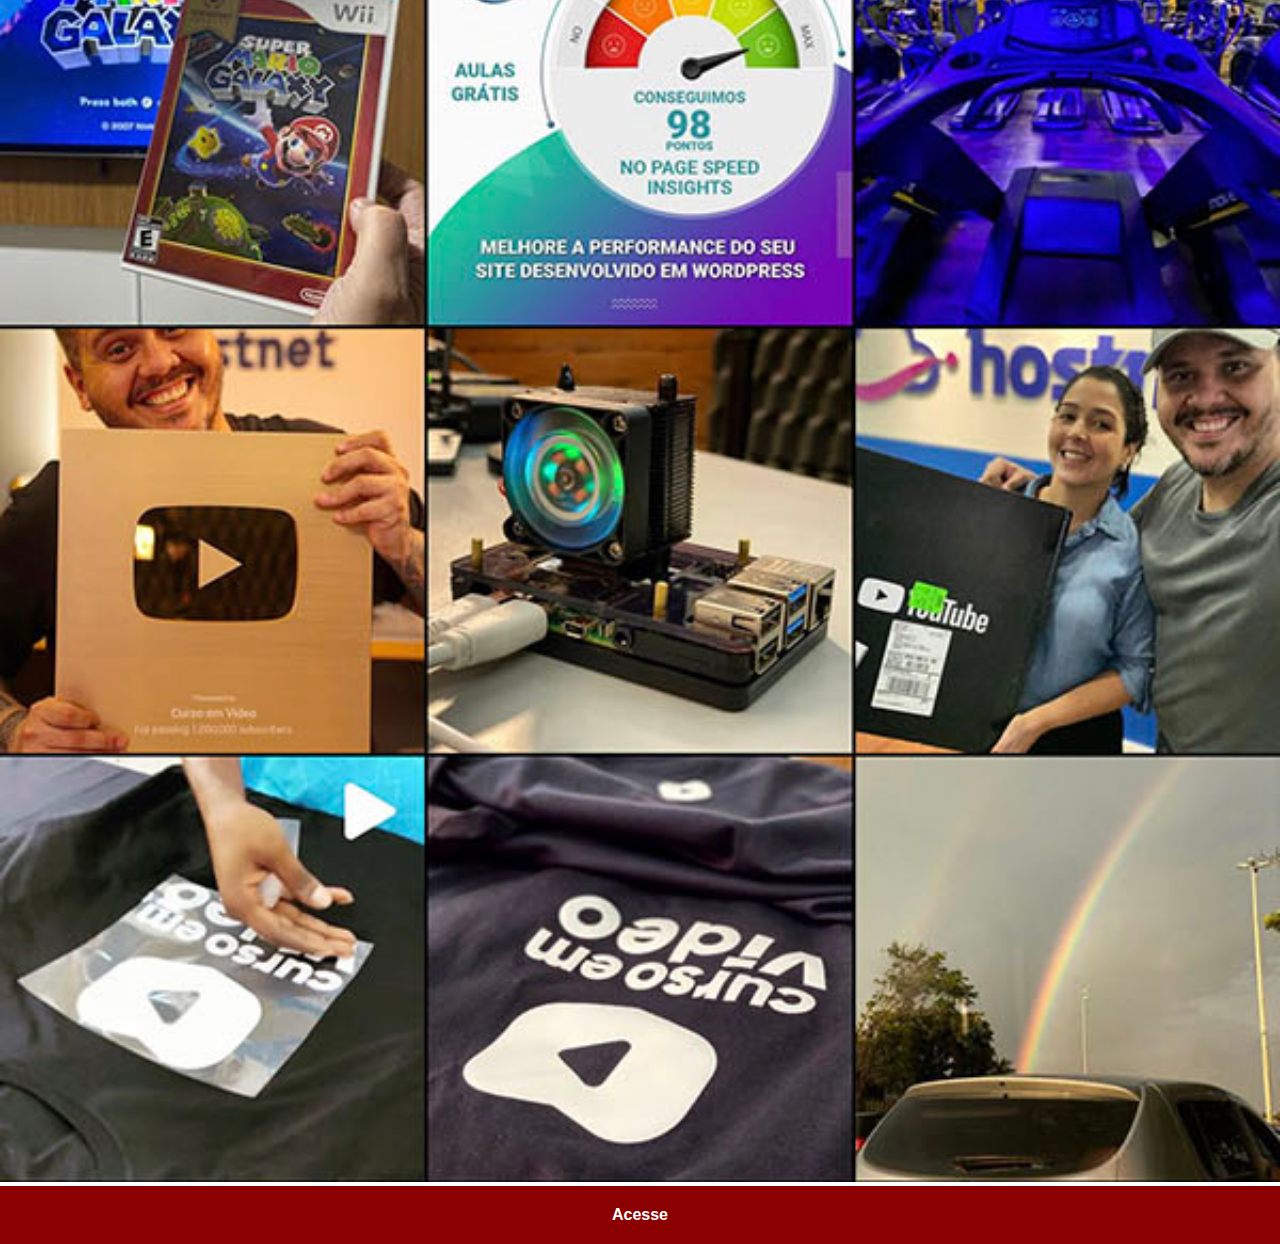
<file: Páginas/intagram.html>
<!DOCTYPE html>
<html lang="pt-br">
<head>
    <meta charset="UTF-8">
    <meta http-equiv="X-UA-Compatible" content="IE=edge">
    <meta name="viewport" content="width=device-width, initial-scale=1.0">
    <title>Document</title>
    <link rel="stylesheet" href="style2.css">
</head>
<body>
    <img src="/imagens/tela-instagram.jpg" alt="Facebook">
    <a href="#" target="_blank">Acesse</a>
</body>
</html>
</file>
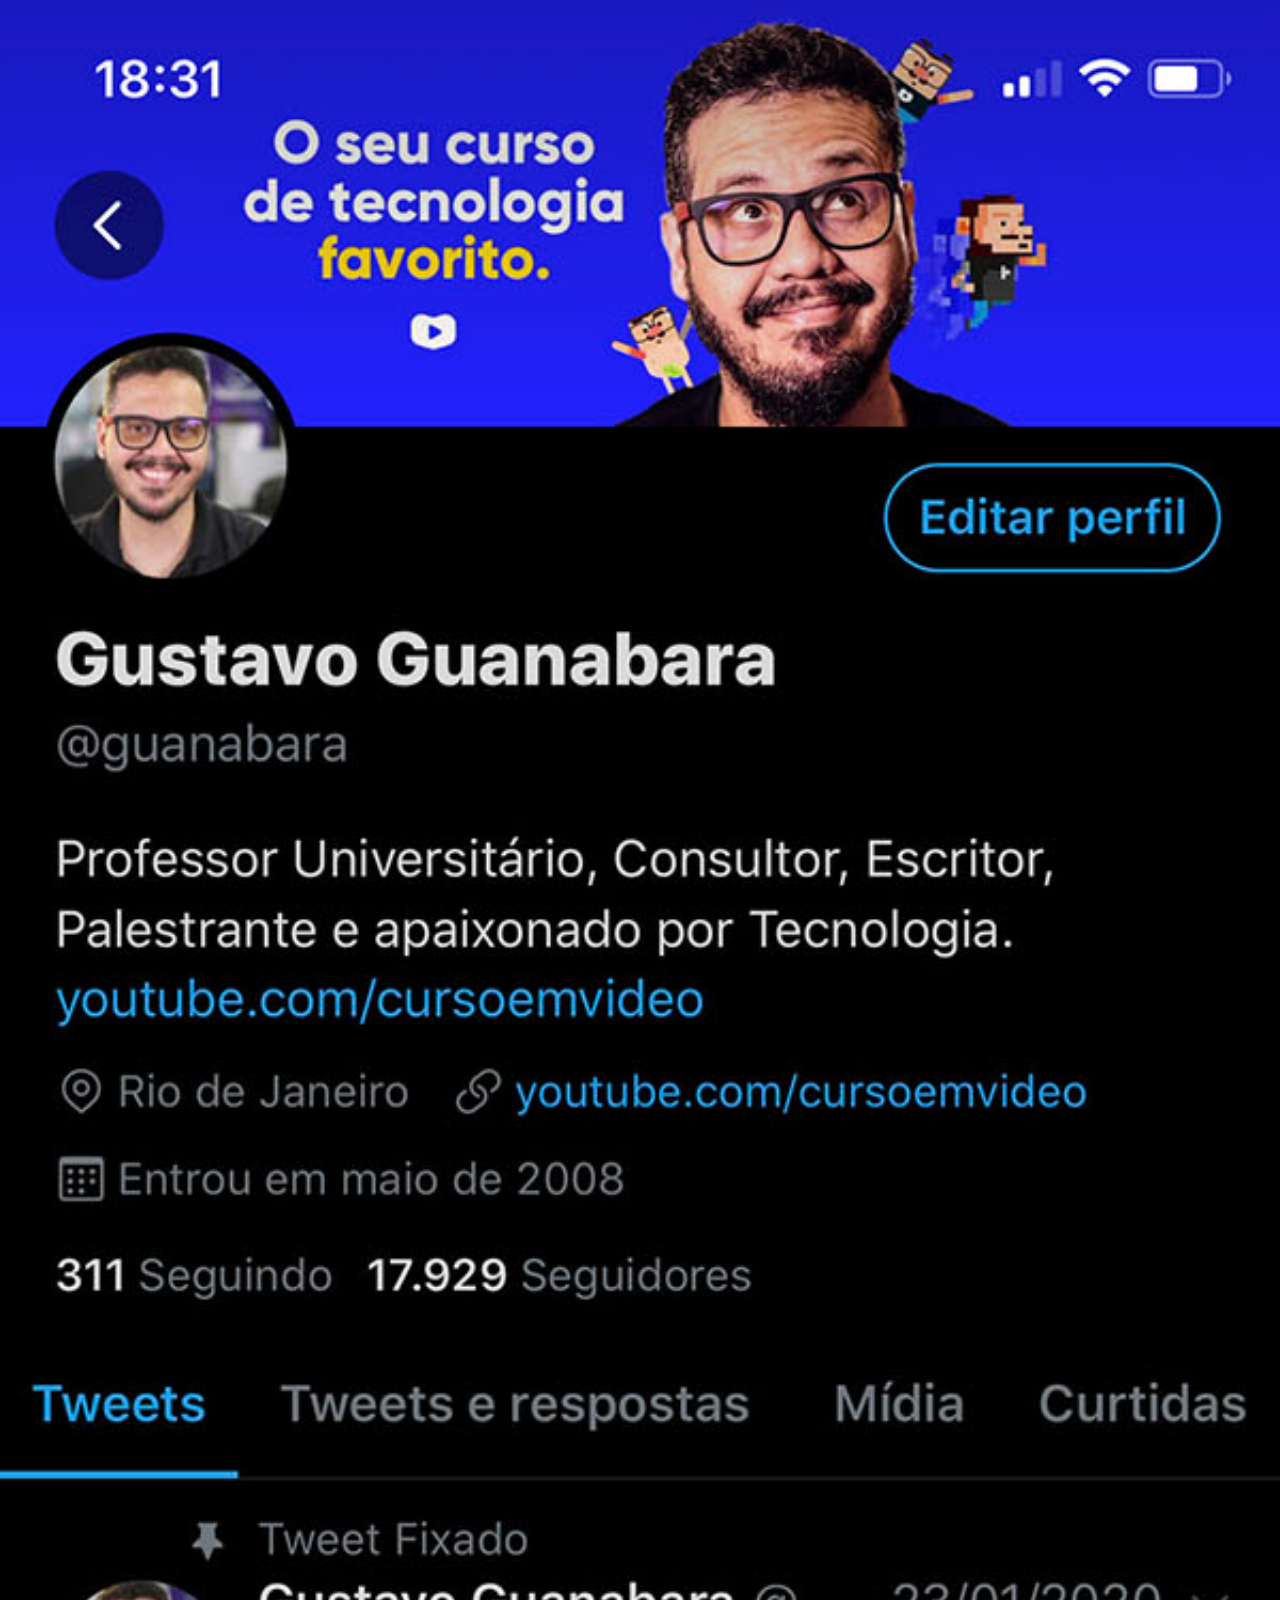
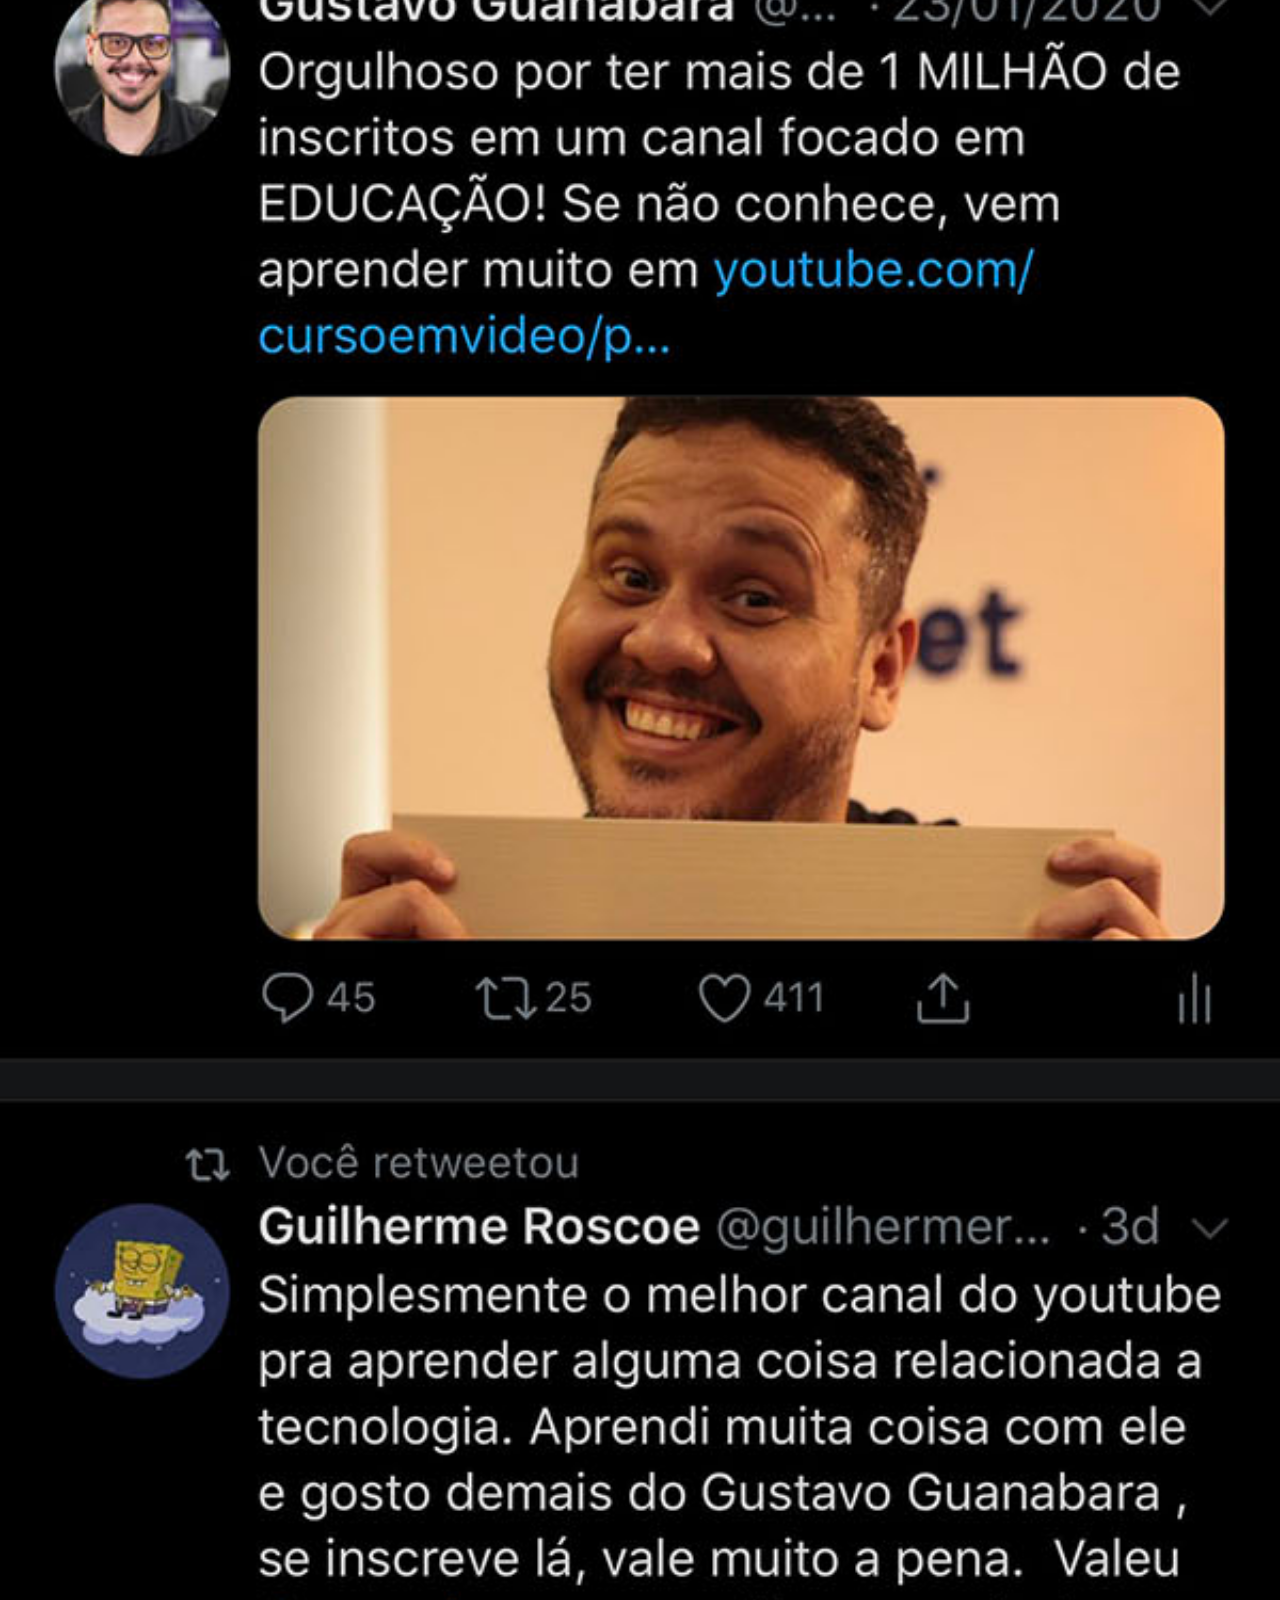
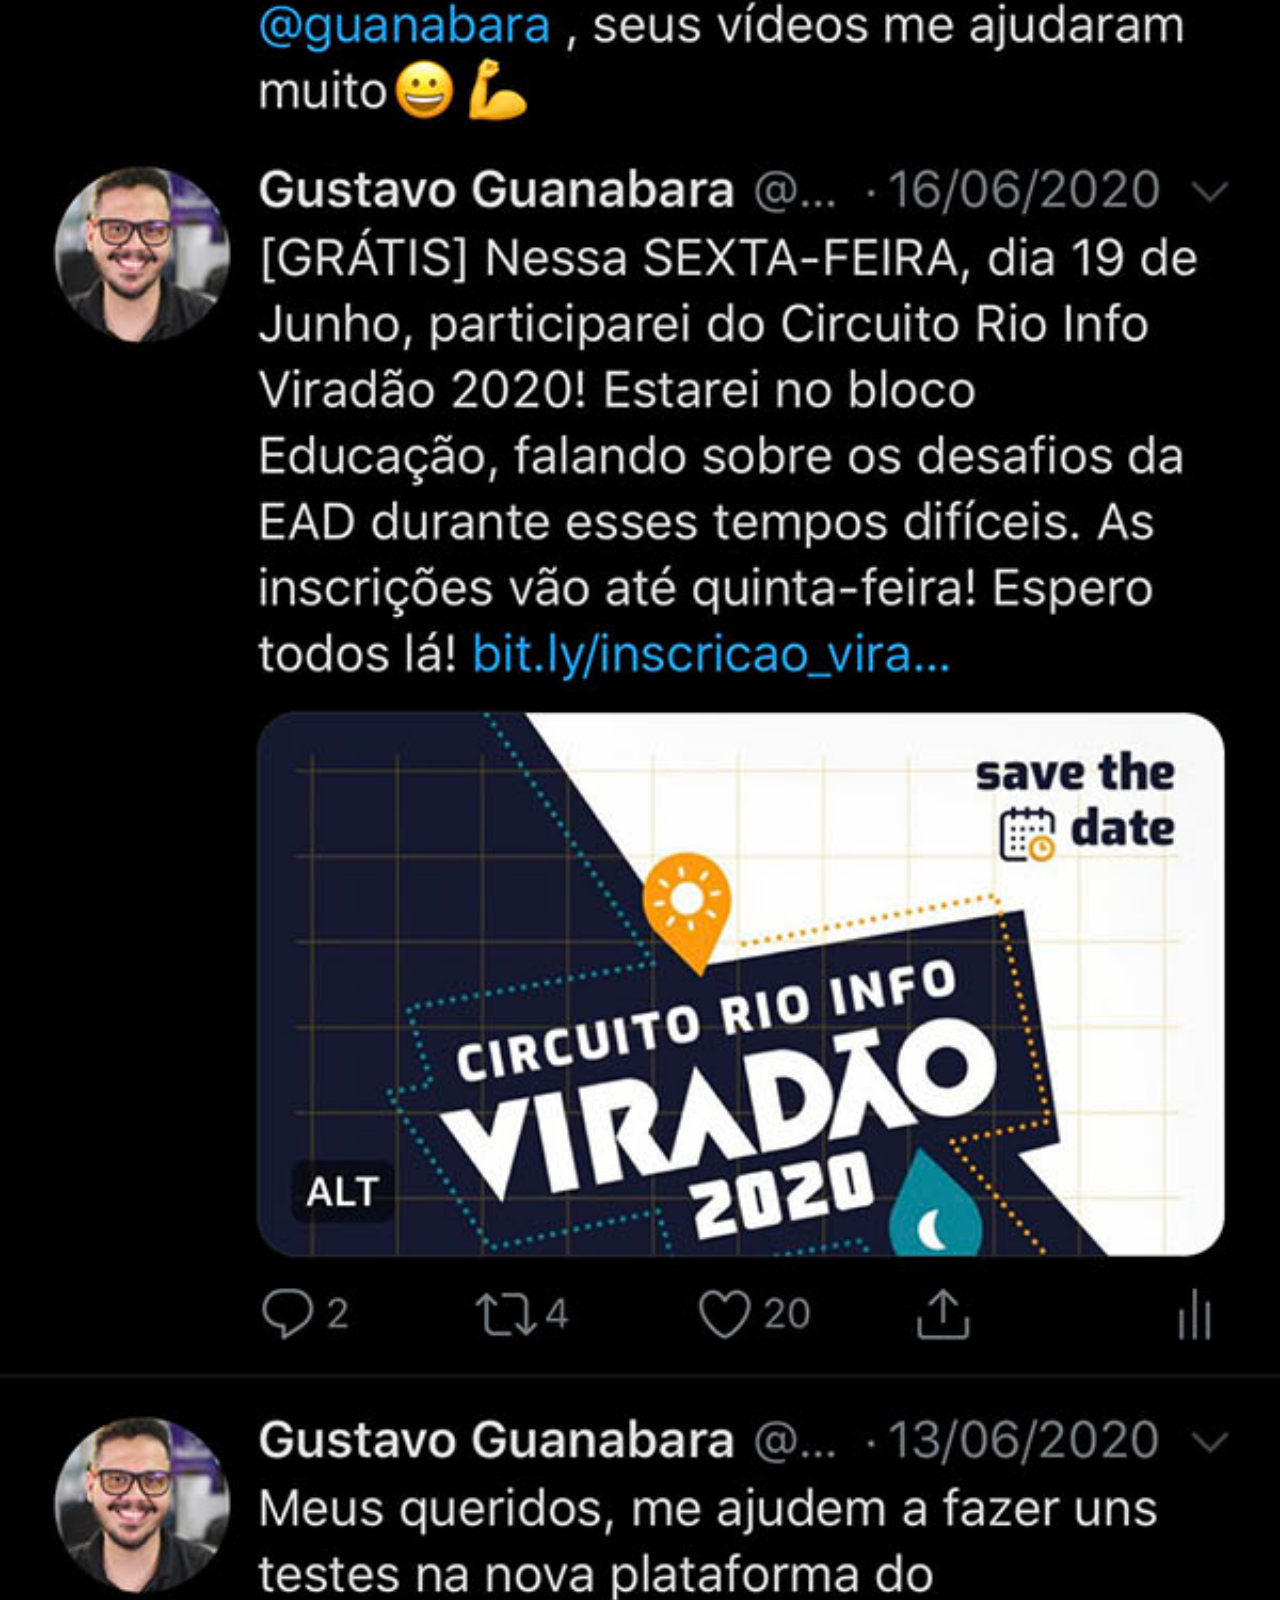
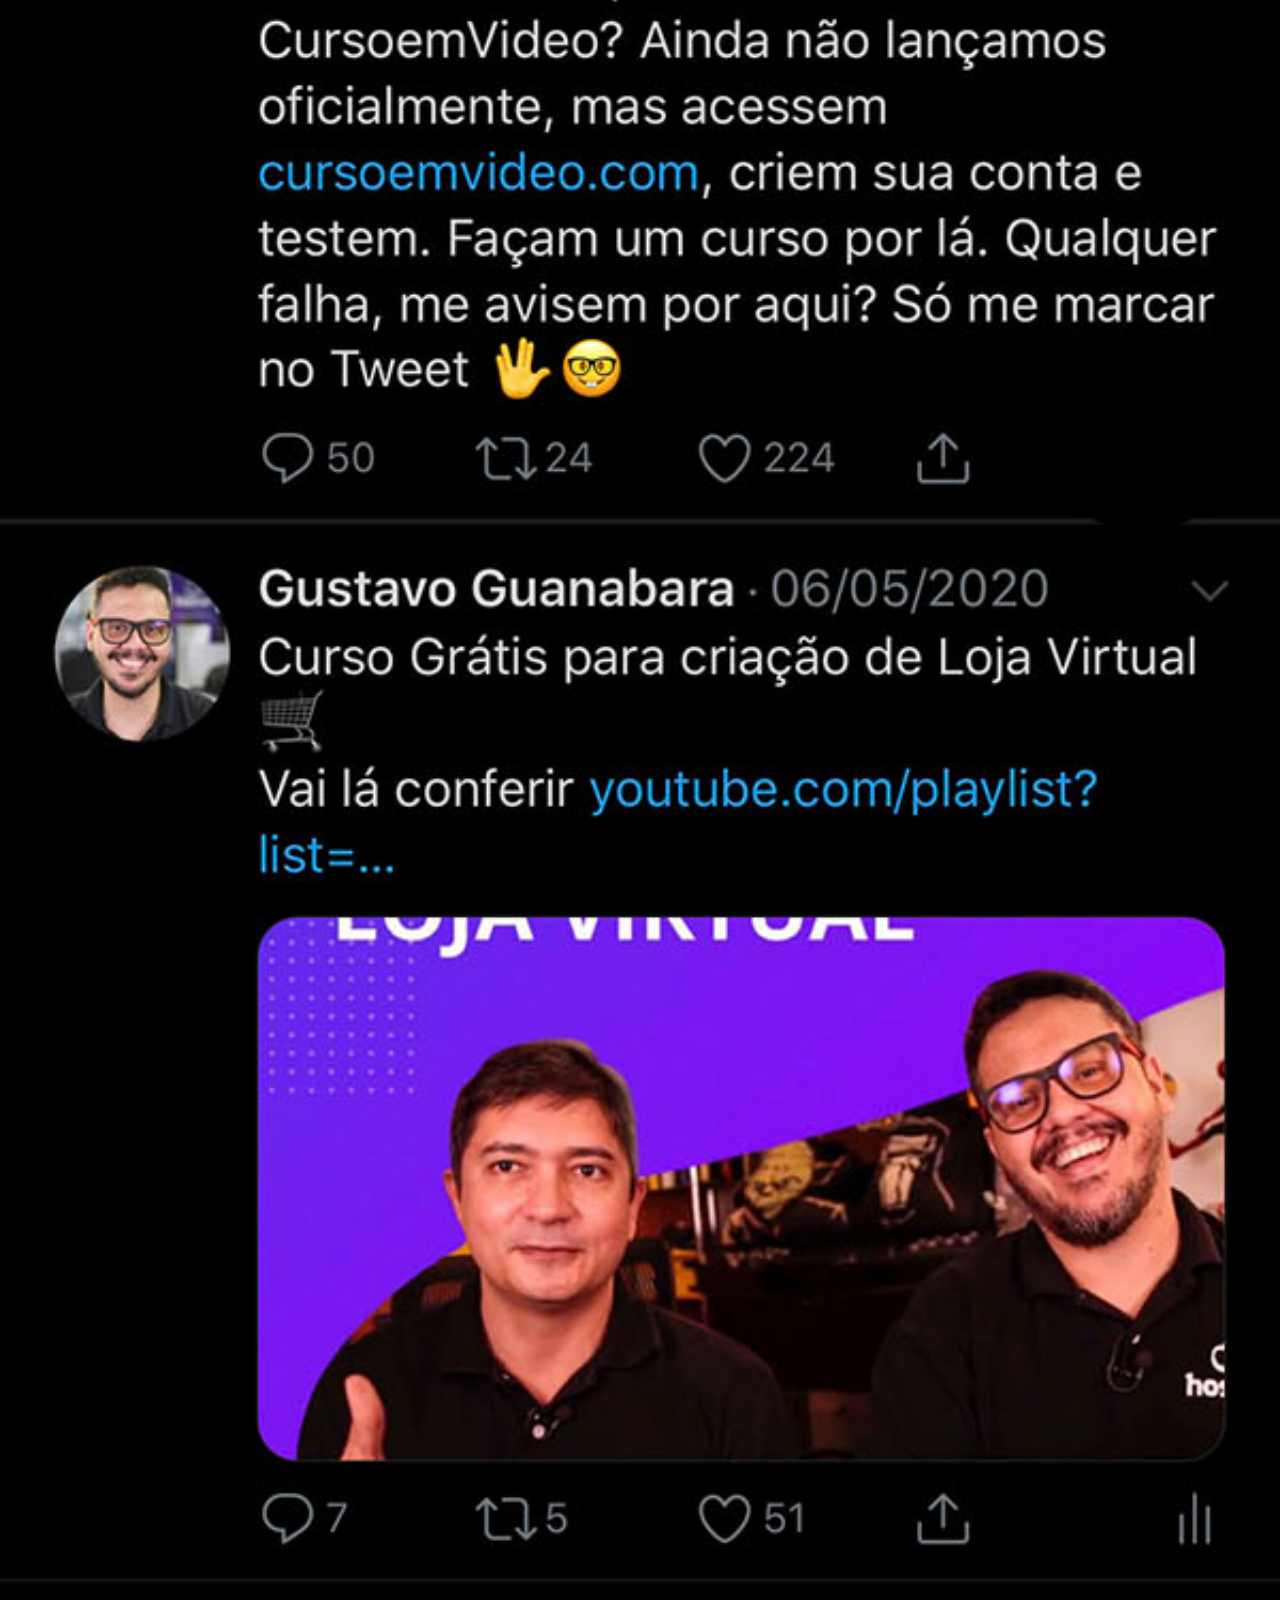
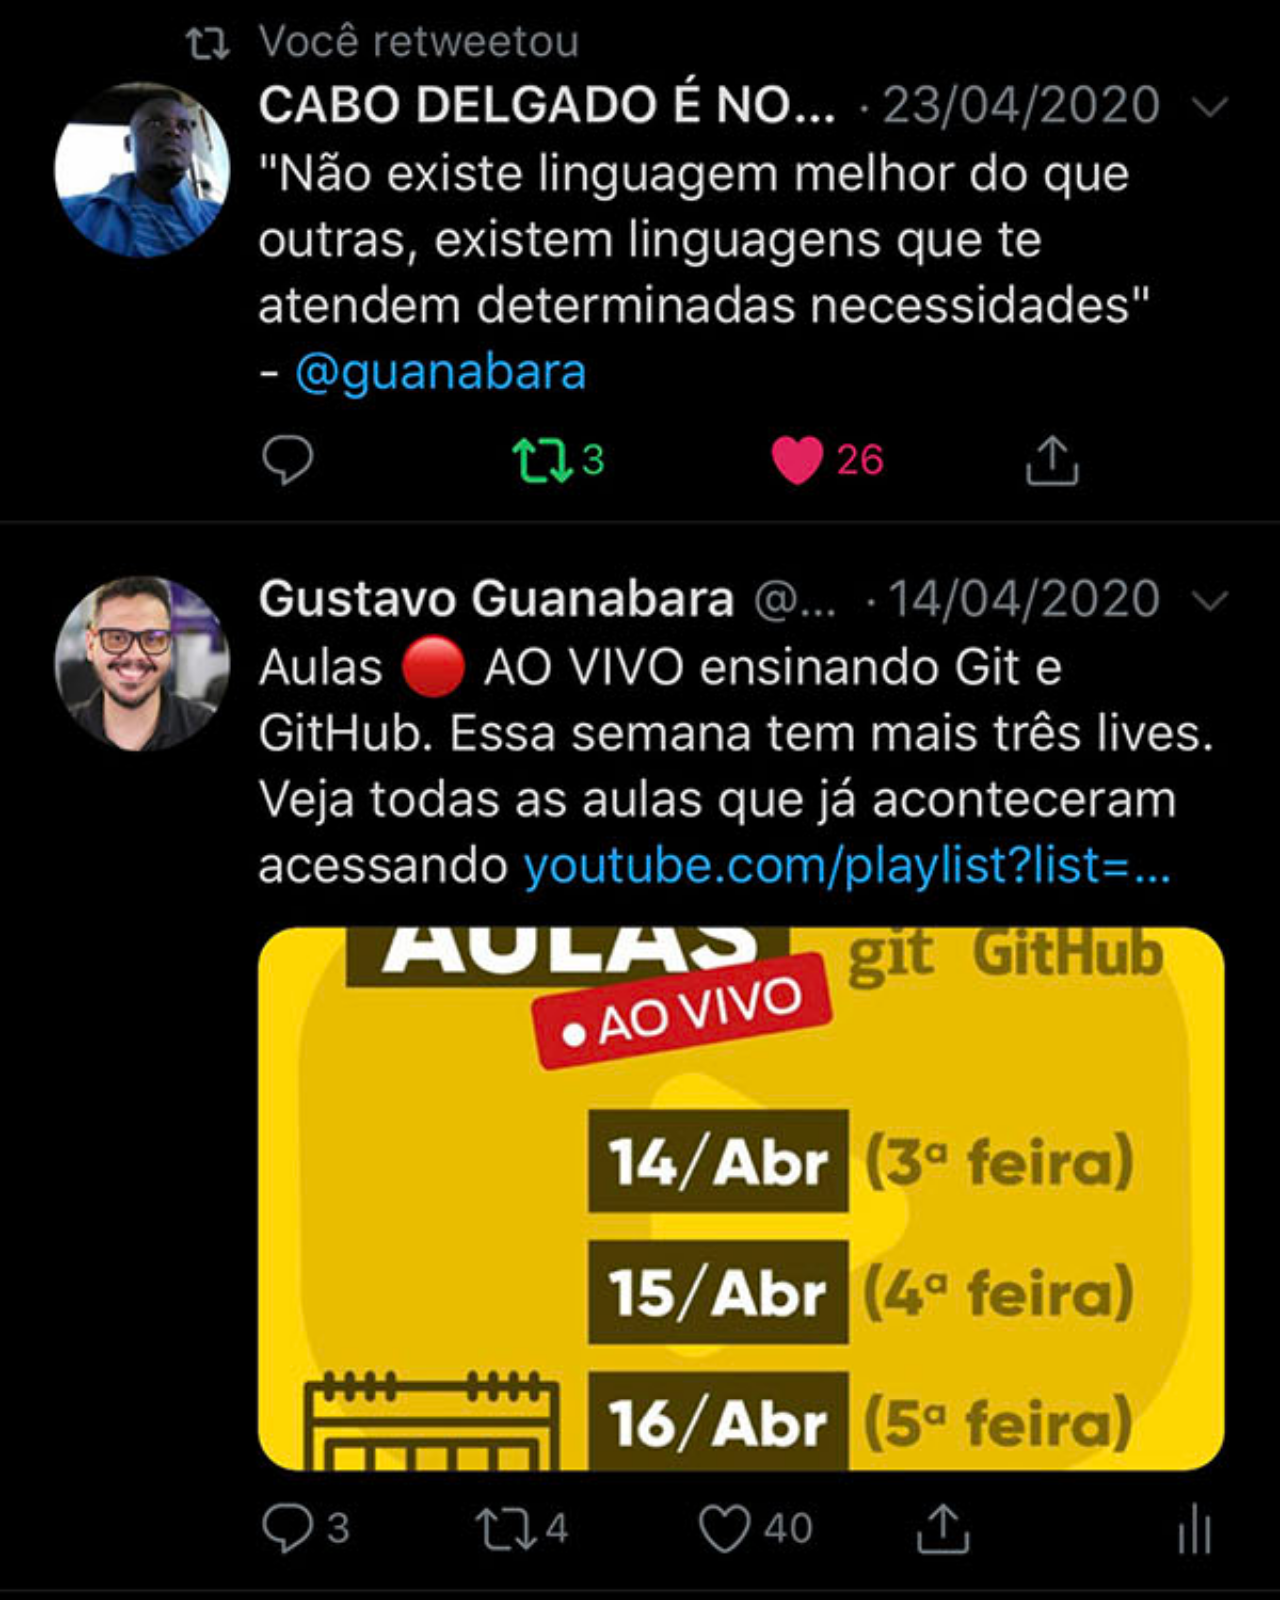
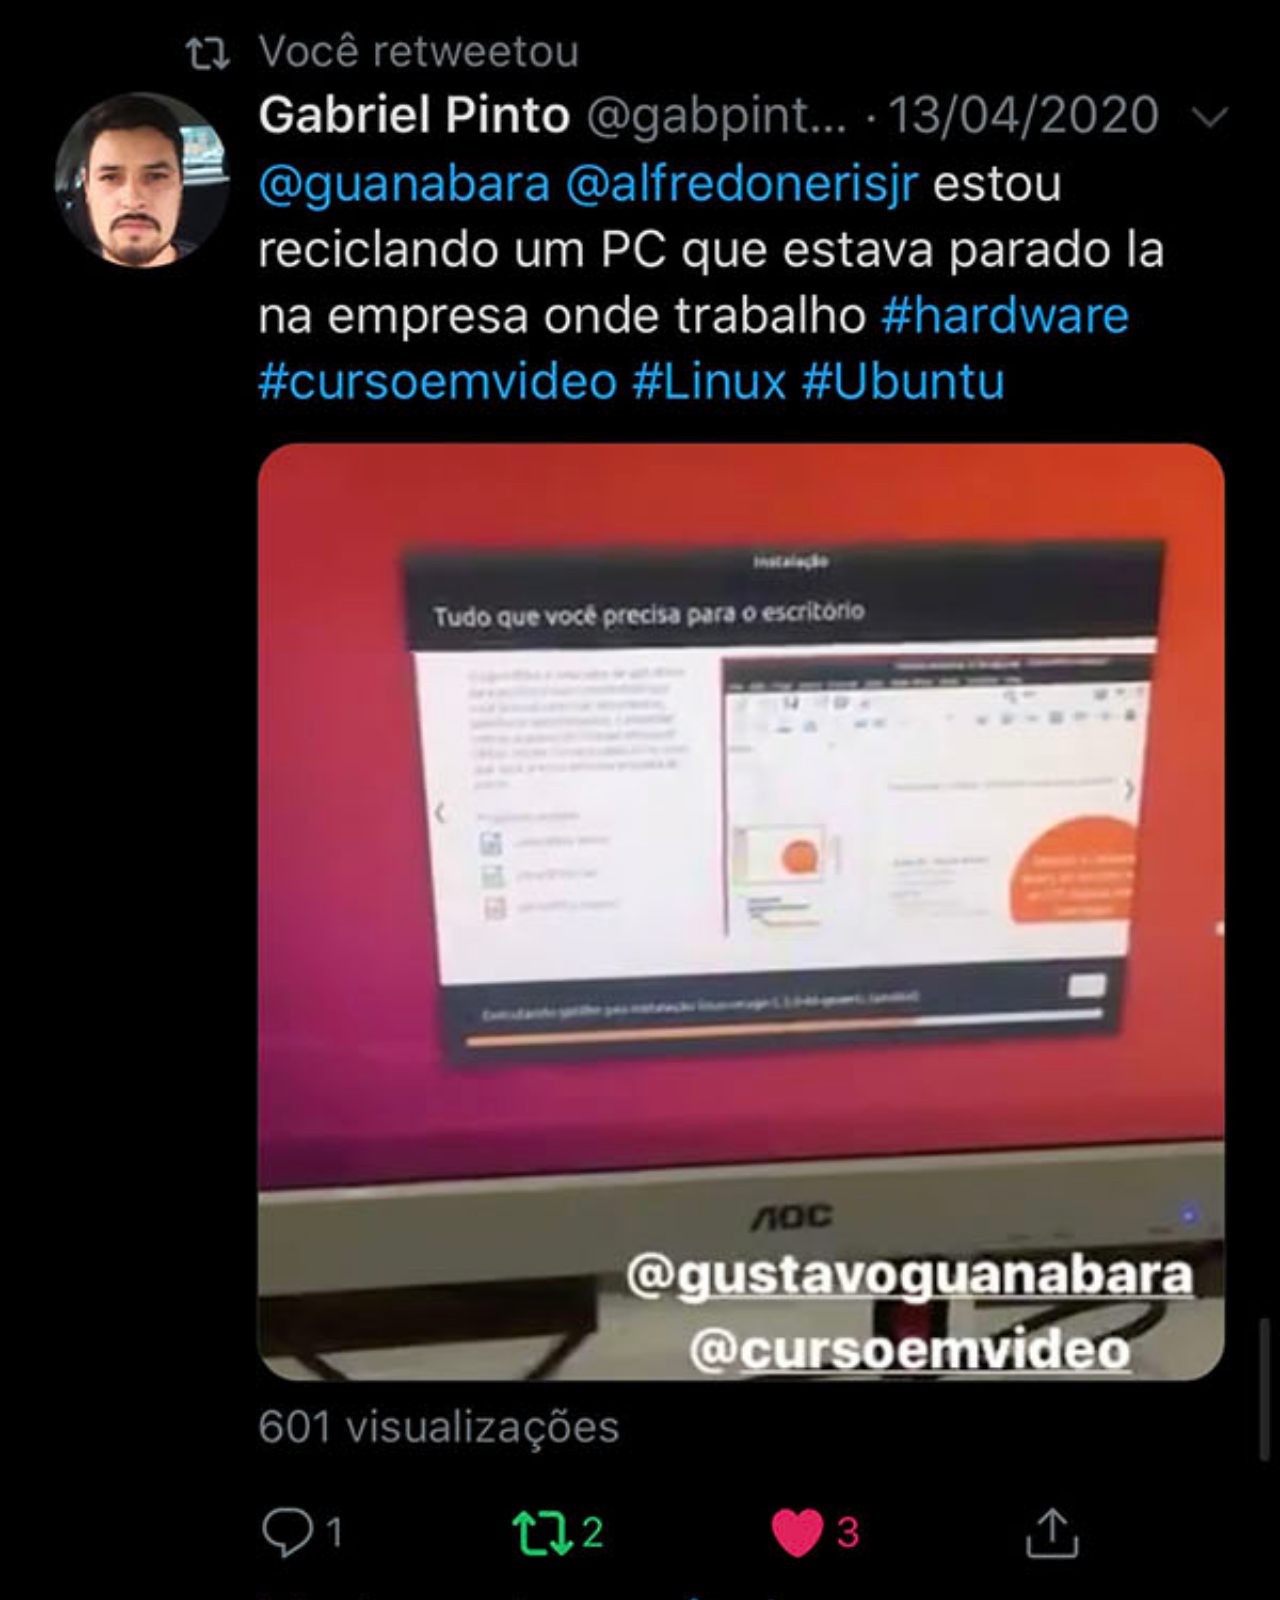
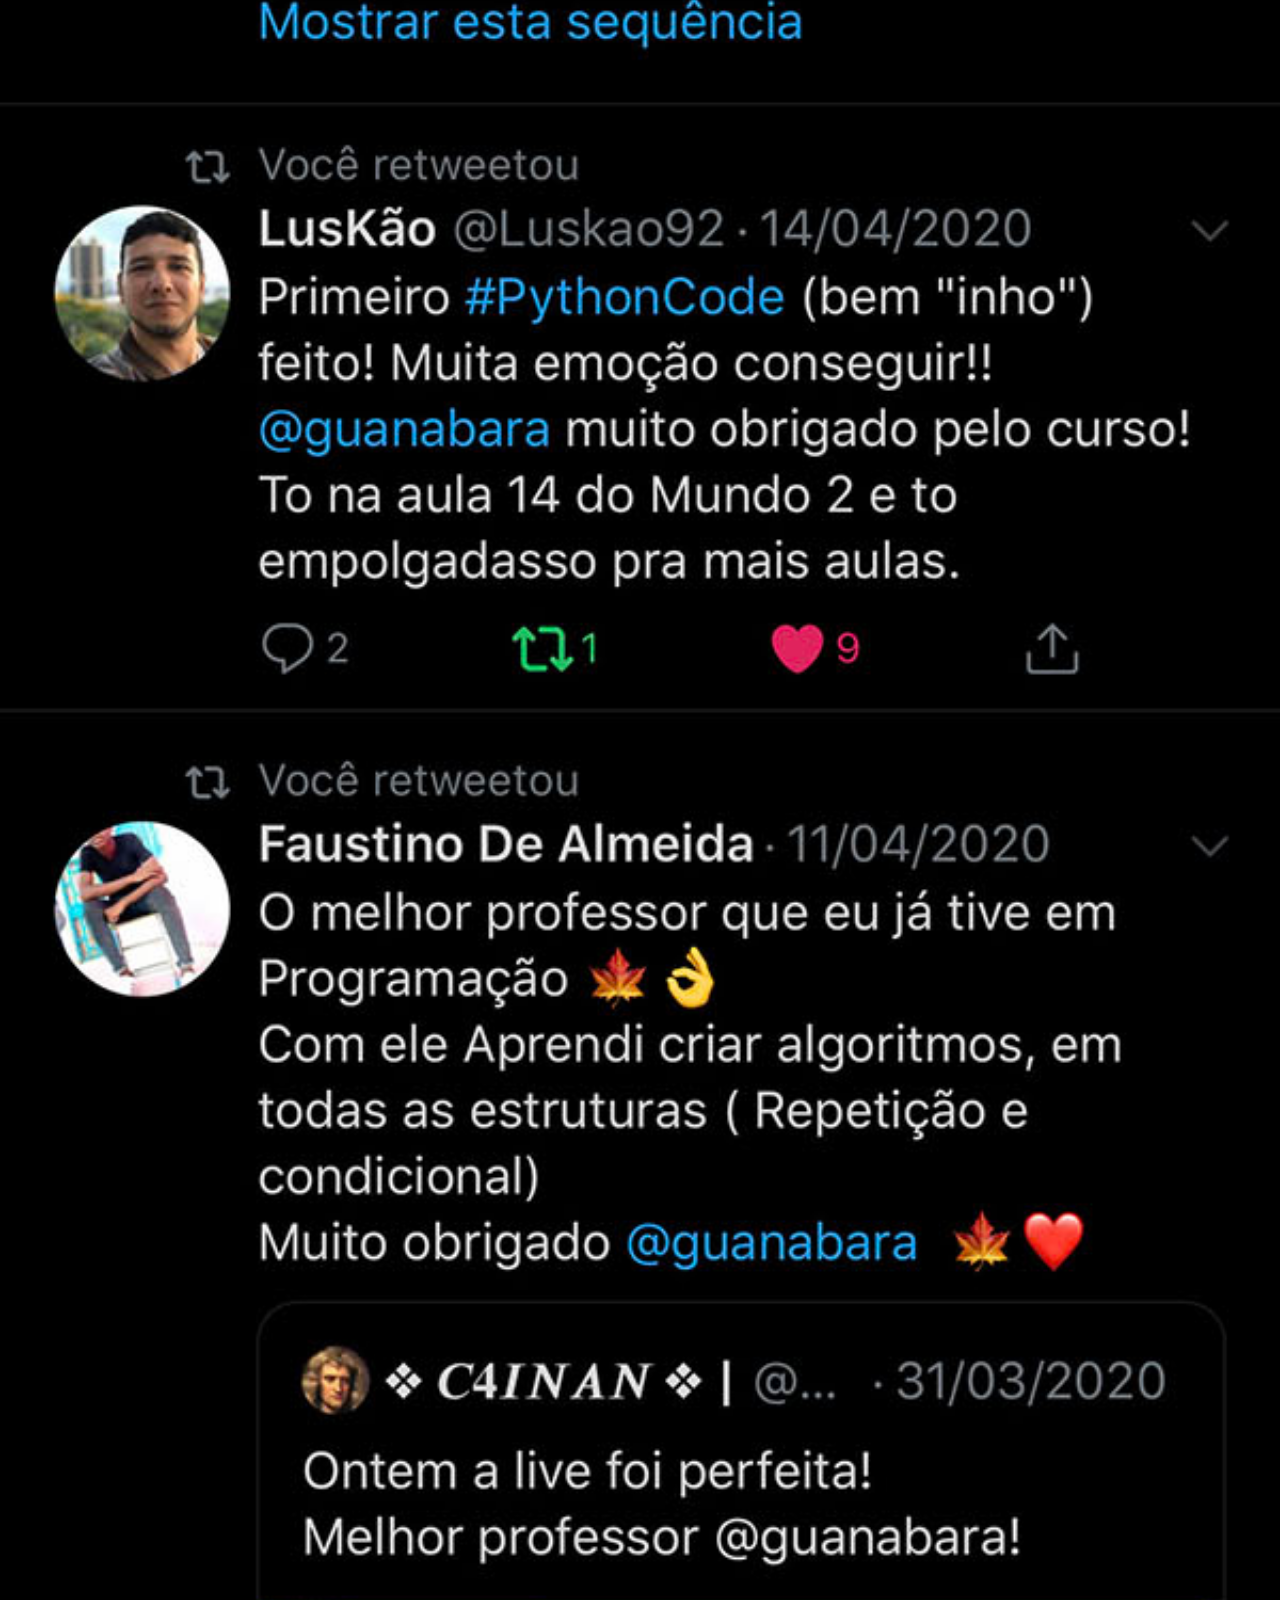
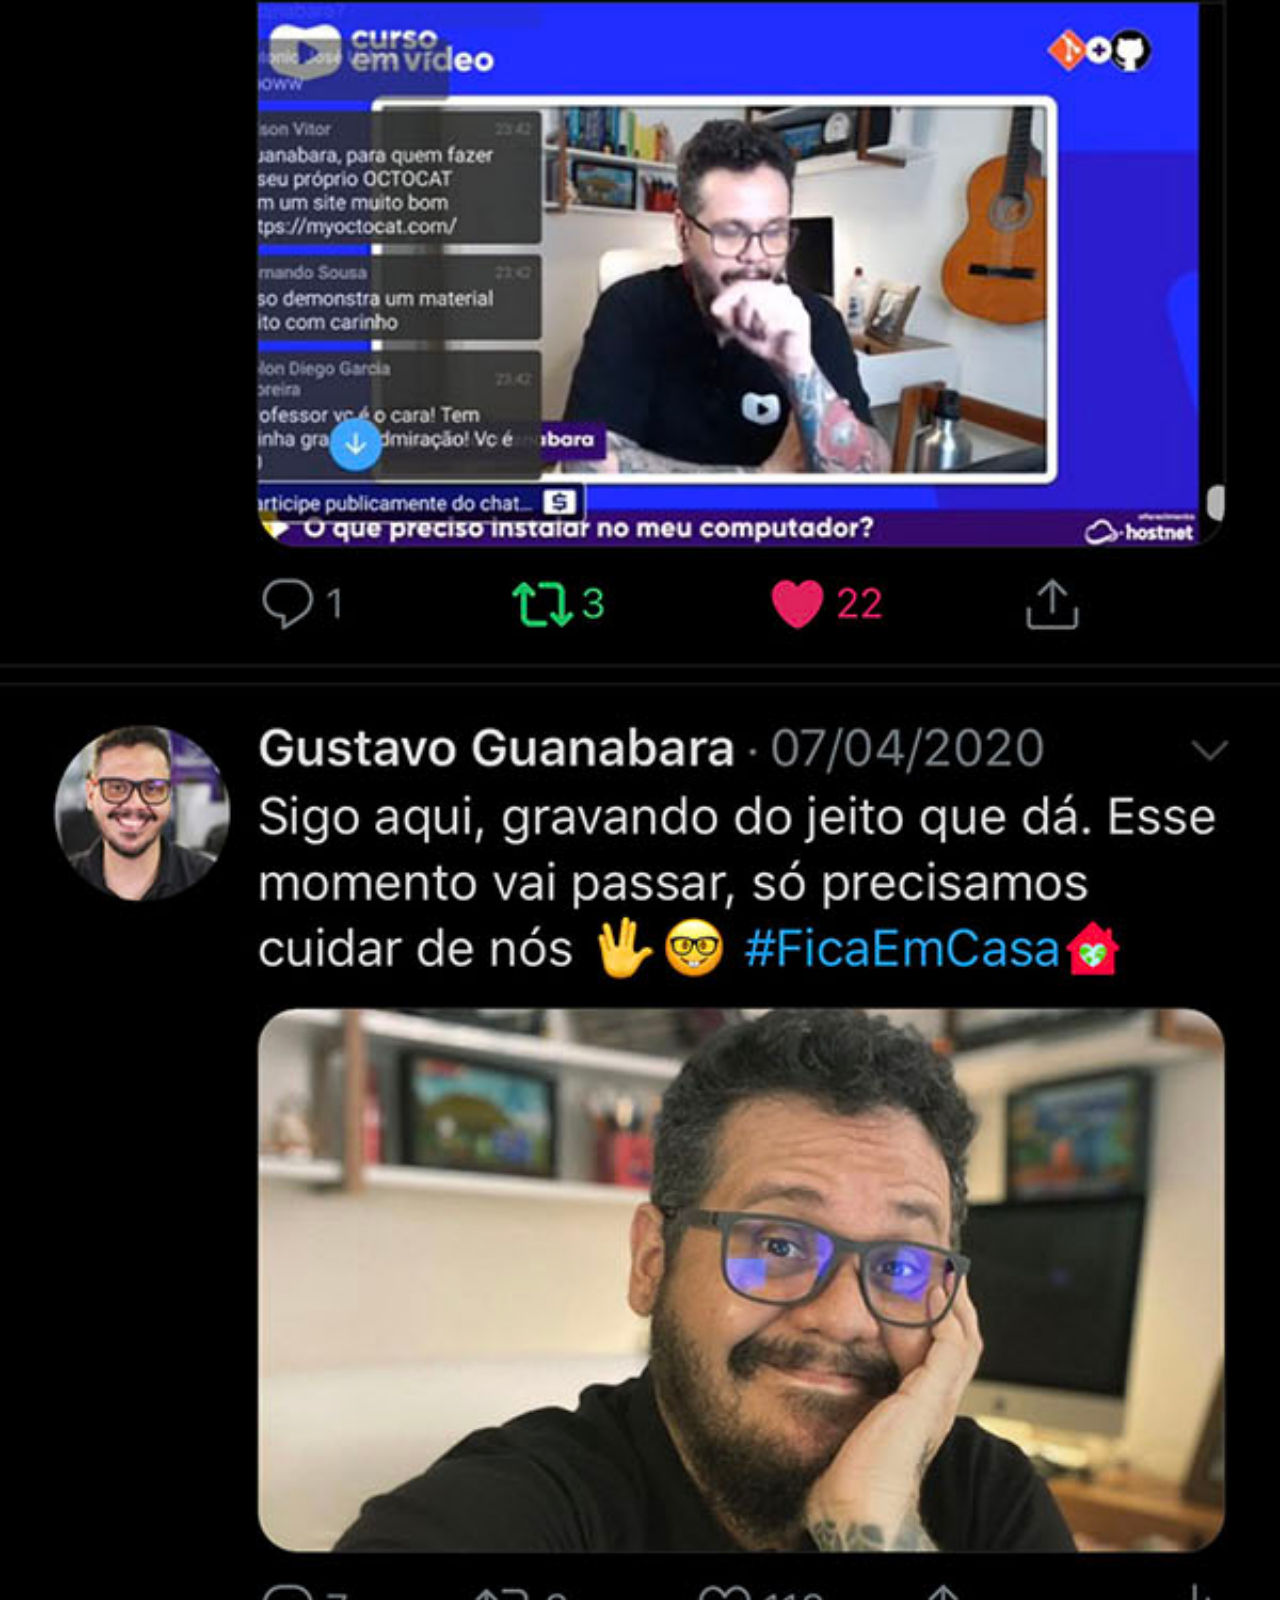
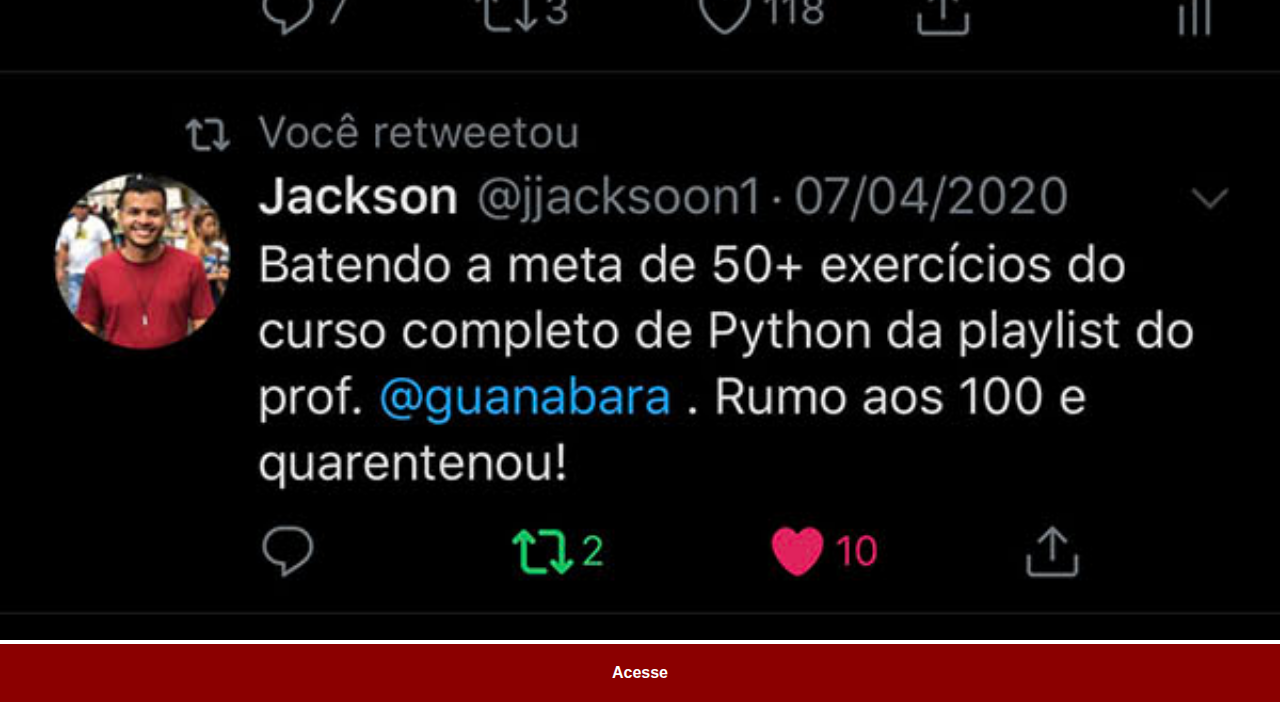
<file: Páginas/twitter.html>
<!DOCTYPE html>
<html lang="pt-br">
<head>
    <meta charset="UTF-8">
    <meta http-equiv="X-UA-Compatible" content="IE=edge">
    <meta name="viewport" content="width=device-width, initial-scale=1.0">
    <title>Document</title>
    <link rel="stylesheet" href="style2.css">
</head>
<body>
    <img src="/imagens/tela-twitter.jpg" alt="Facebook">
    <a href="#" target="_blank">Acesse</a>
</body>
</html>
</file>
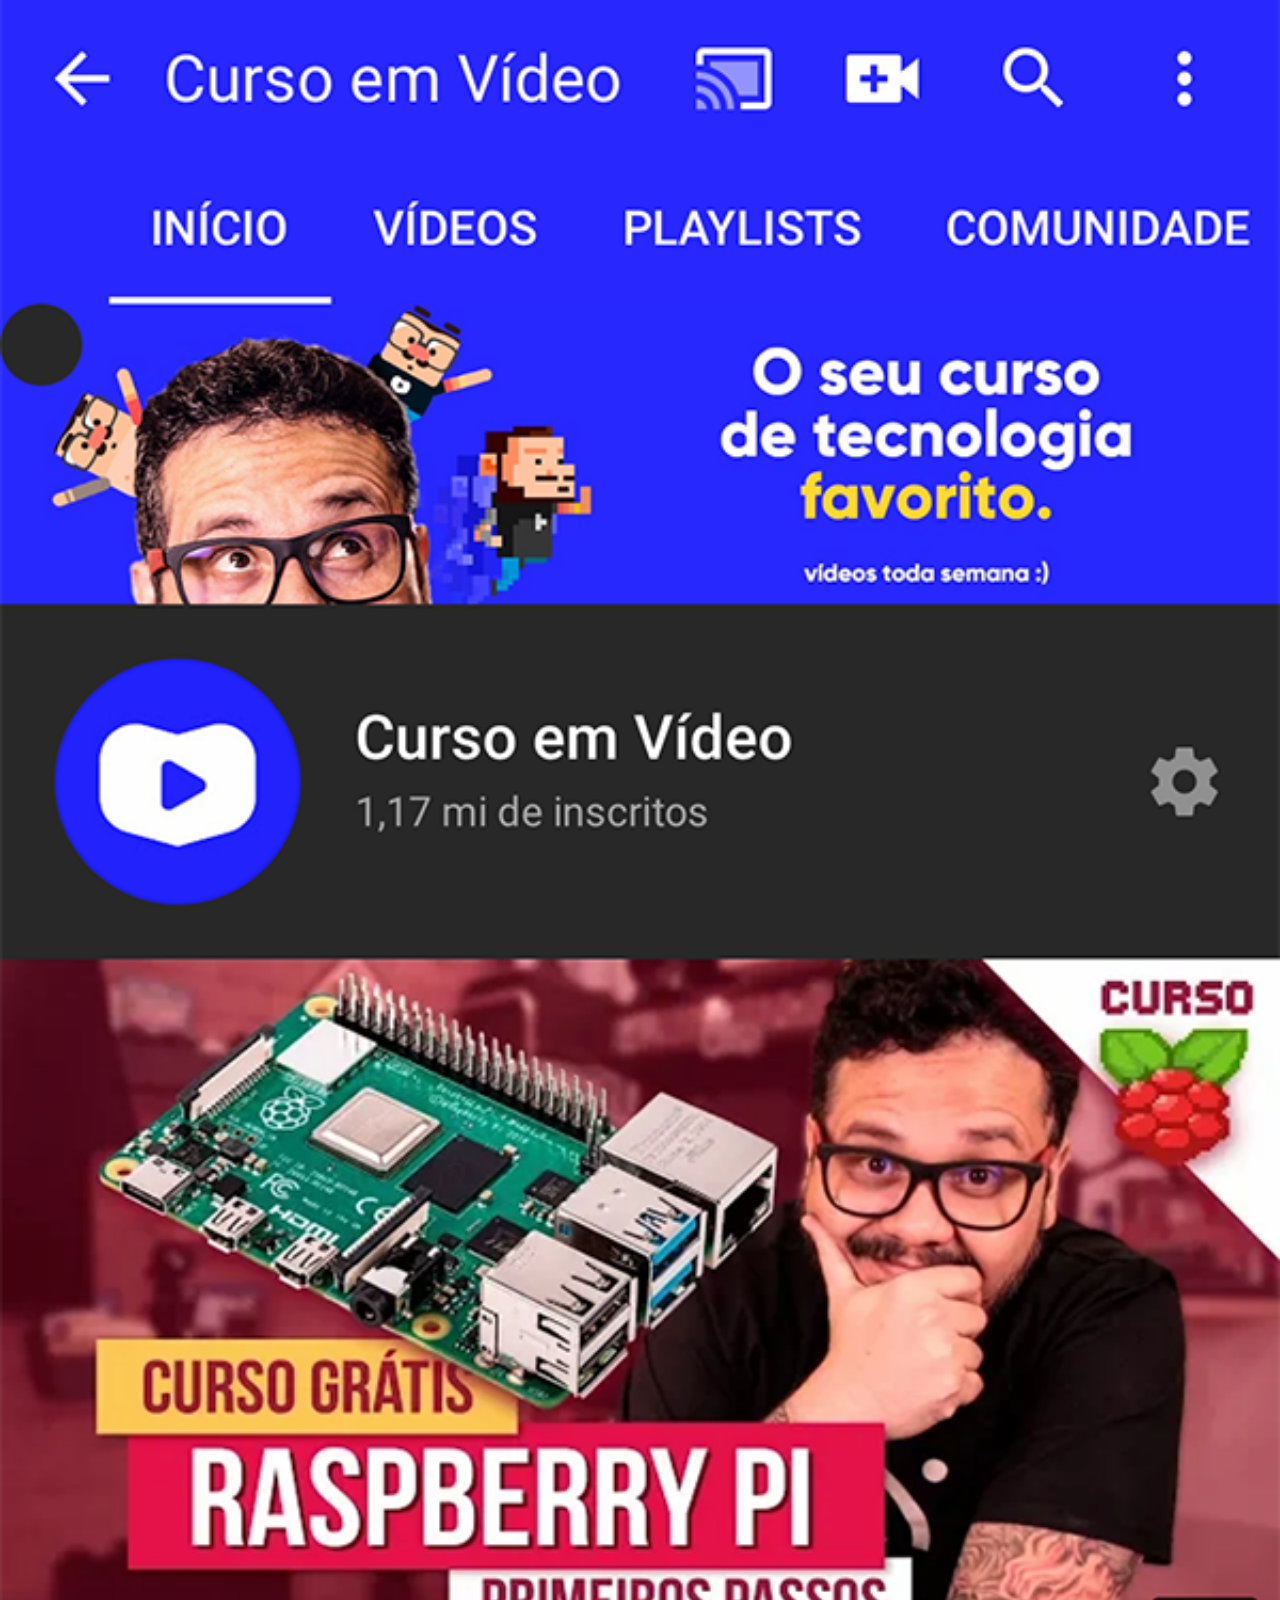
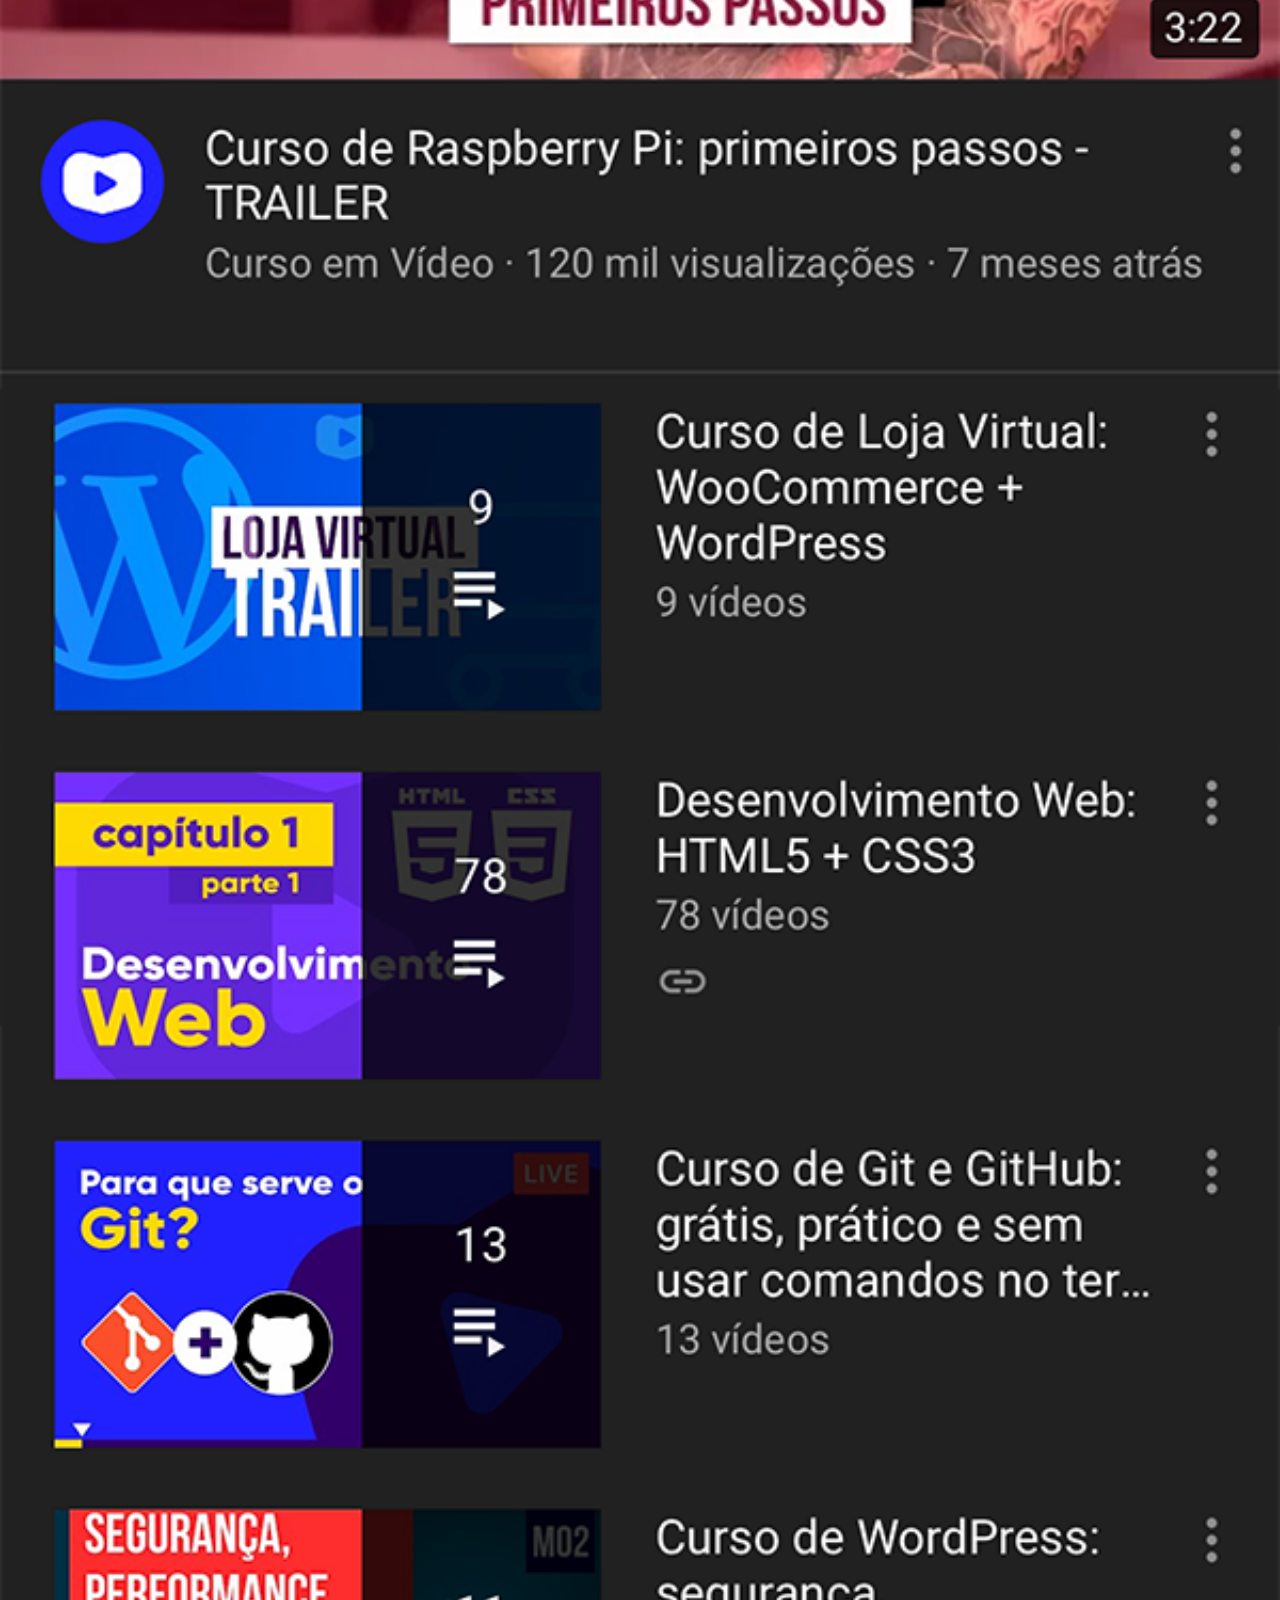
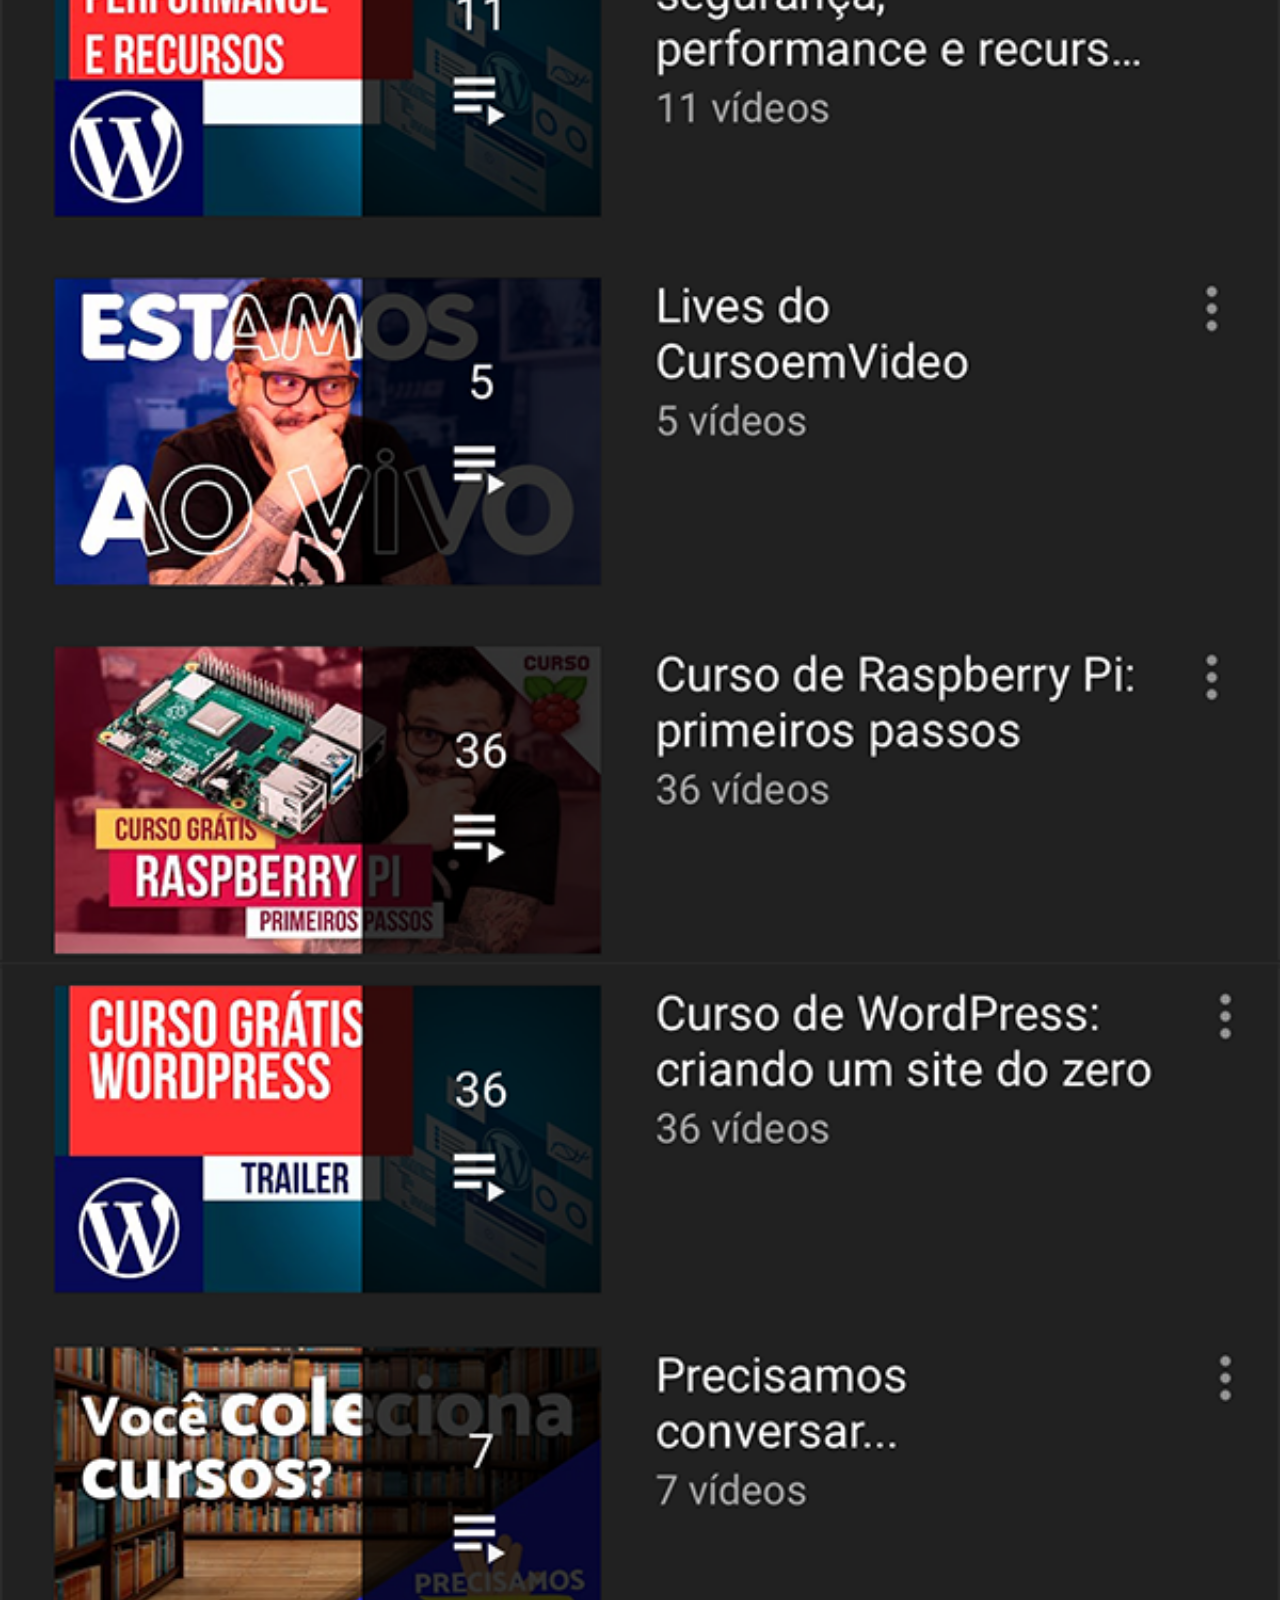
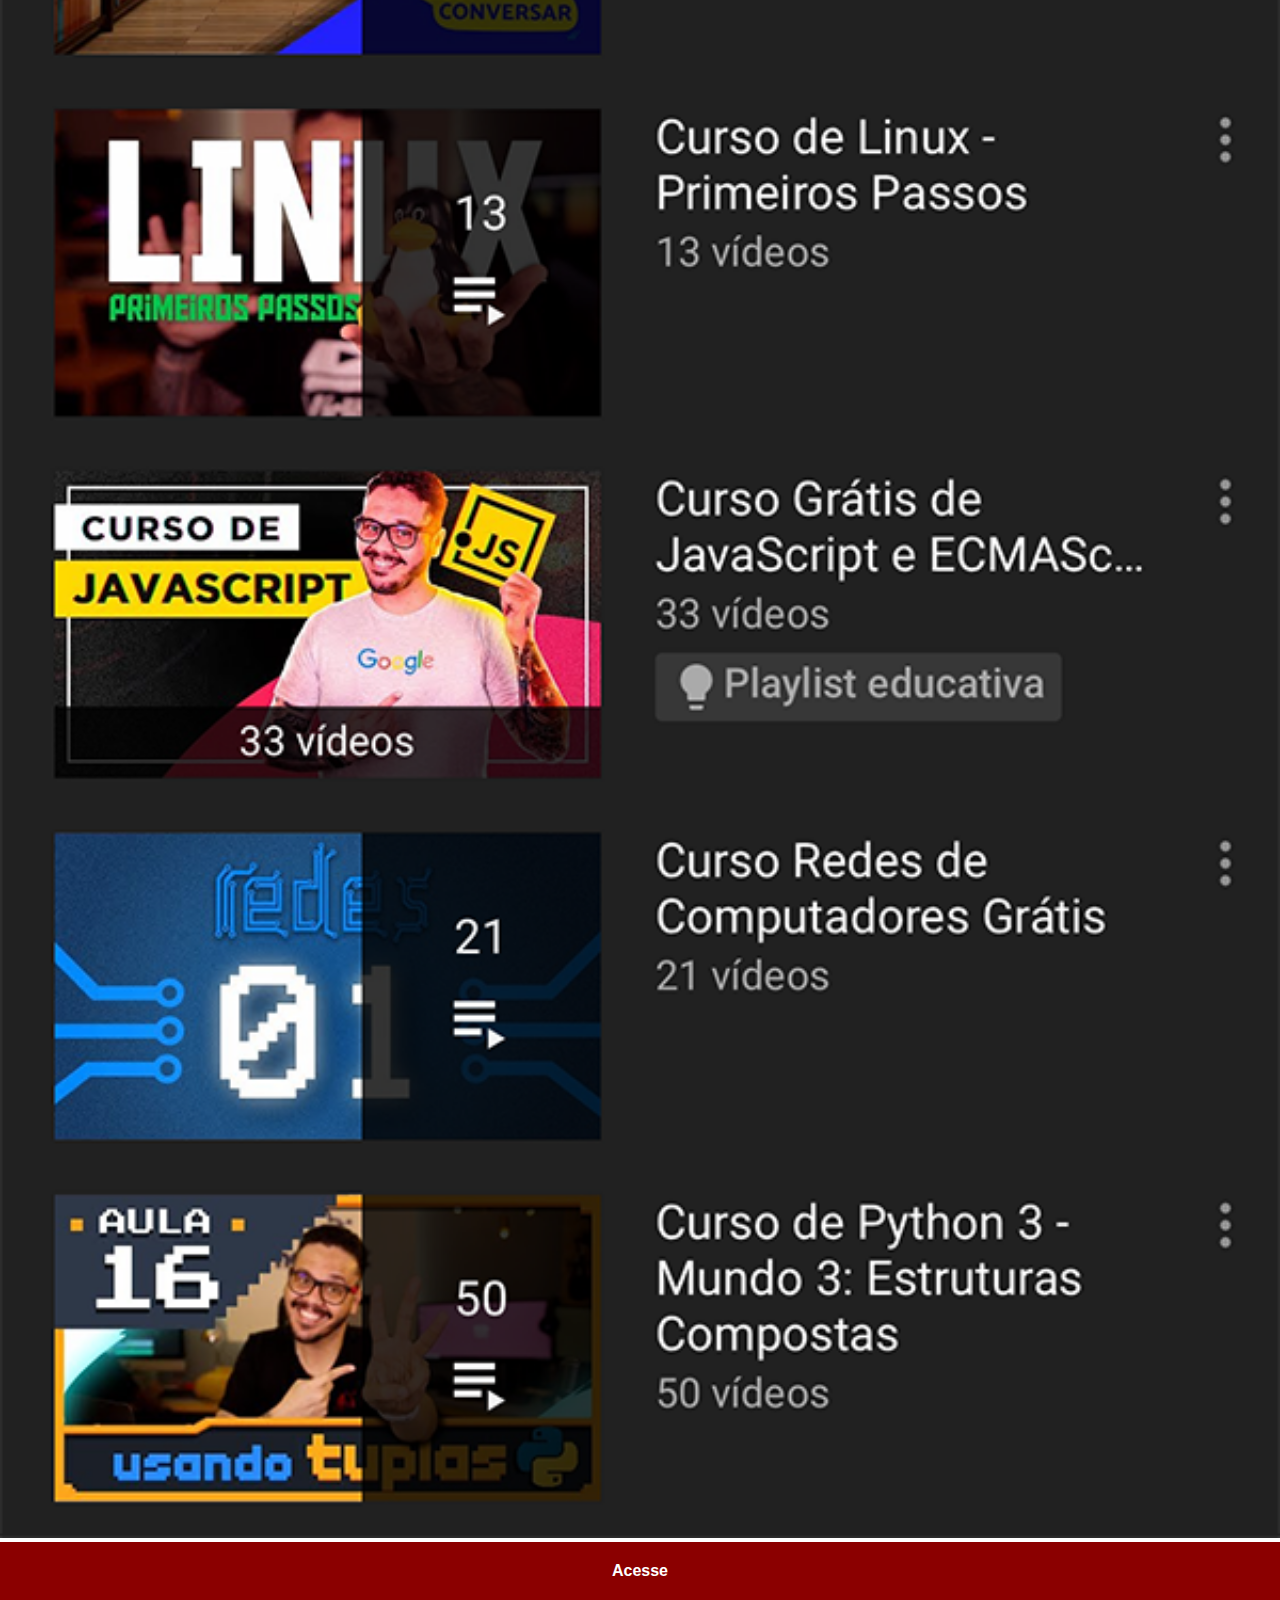
<file: Páginas/youtube.html>
<!DOCTYPE html>
<html lang="pt-br">
<head>
    <meta charset="UTF-8">
    <meta http-equiv="X-UA-Compatible" content="IE=edge">
    <meta name="viewport" content="width=device-width, initial-scale=1.0">
    <title>Document</title>
    <link rel="stylesheet" href="style2.css">
</head>
<body>
    <img src="/imagens/tela-youtube.png" alt="Facebook">
    <a href="#" target="_blank">Acesse</a>
</body>
</html>
</file>
<file: style.css>
@charset "UTF-8";

*{
    margin: 0px;
    padding: 0px;
}

body, html{
    width: 98vw;
    height: 100vh;
}
body{
    background-image: url(imagens/fundo-madeira.jpg);
    background-repeat: no-repeat;
    background-size: cover;
    background-attachment: fixed;
}
main{
    height: 98vh;
    position: relative;
}
section#tela{
    background-image: url(imagens/frame-iphone.png);
    background-repeat: no-repeat;
    width: 311px;
    height: 627px;
    position: absolute;
    top: 50%;
    left: 50%;
    transform: translate(-50%, -50%);
}
iframe{
    position: relative;
    top: 80px;
    left: 22px;
    width: 267px;
    height: 471px;
}
section#rede-sociais{
    text-align: right;
}
section#rede-sociais>a>img {
    width: 50px;
    margin: 10px;
    border-radius: 50%;
    box-shadow: 2px 2px 5px rgba(0, 0, 0, 0.404);
    box-sizing: border-box;
}
section#rede-sociais>a>img:hover{
    border: 2px solid rgba(255, 255, 255, 0.637);
    transform: translate(-3px, -3px);
    box-shadow: 5px 5px 10px rgba(0, 0, 0, 0.479);
    transition: transform 0.1s;
}
</file>
<file: Páginas/style2.css>
@charset "UTF-8";

*{
    margin: 0px;
    padding: 0px;
    font-family: Arial, Helvetica, sans-serif;
}
::-webkit-scrollbar{
    width: 0px;
    height: 0px;
}
img{
    width: 100vw;
}
a{
    display: block;
    background-color: darkred;
    color: white;
    padding: 20px;
    text-align: center;
    text-decoration: none;
    font-weight: bolder;
}
a:hover{
    background-color: red;
}
</file>
